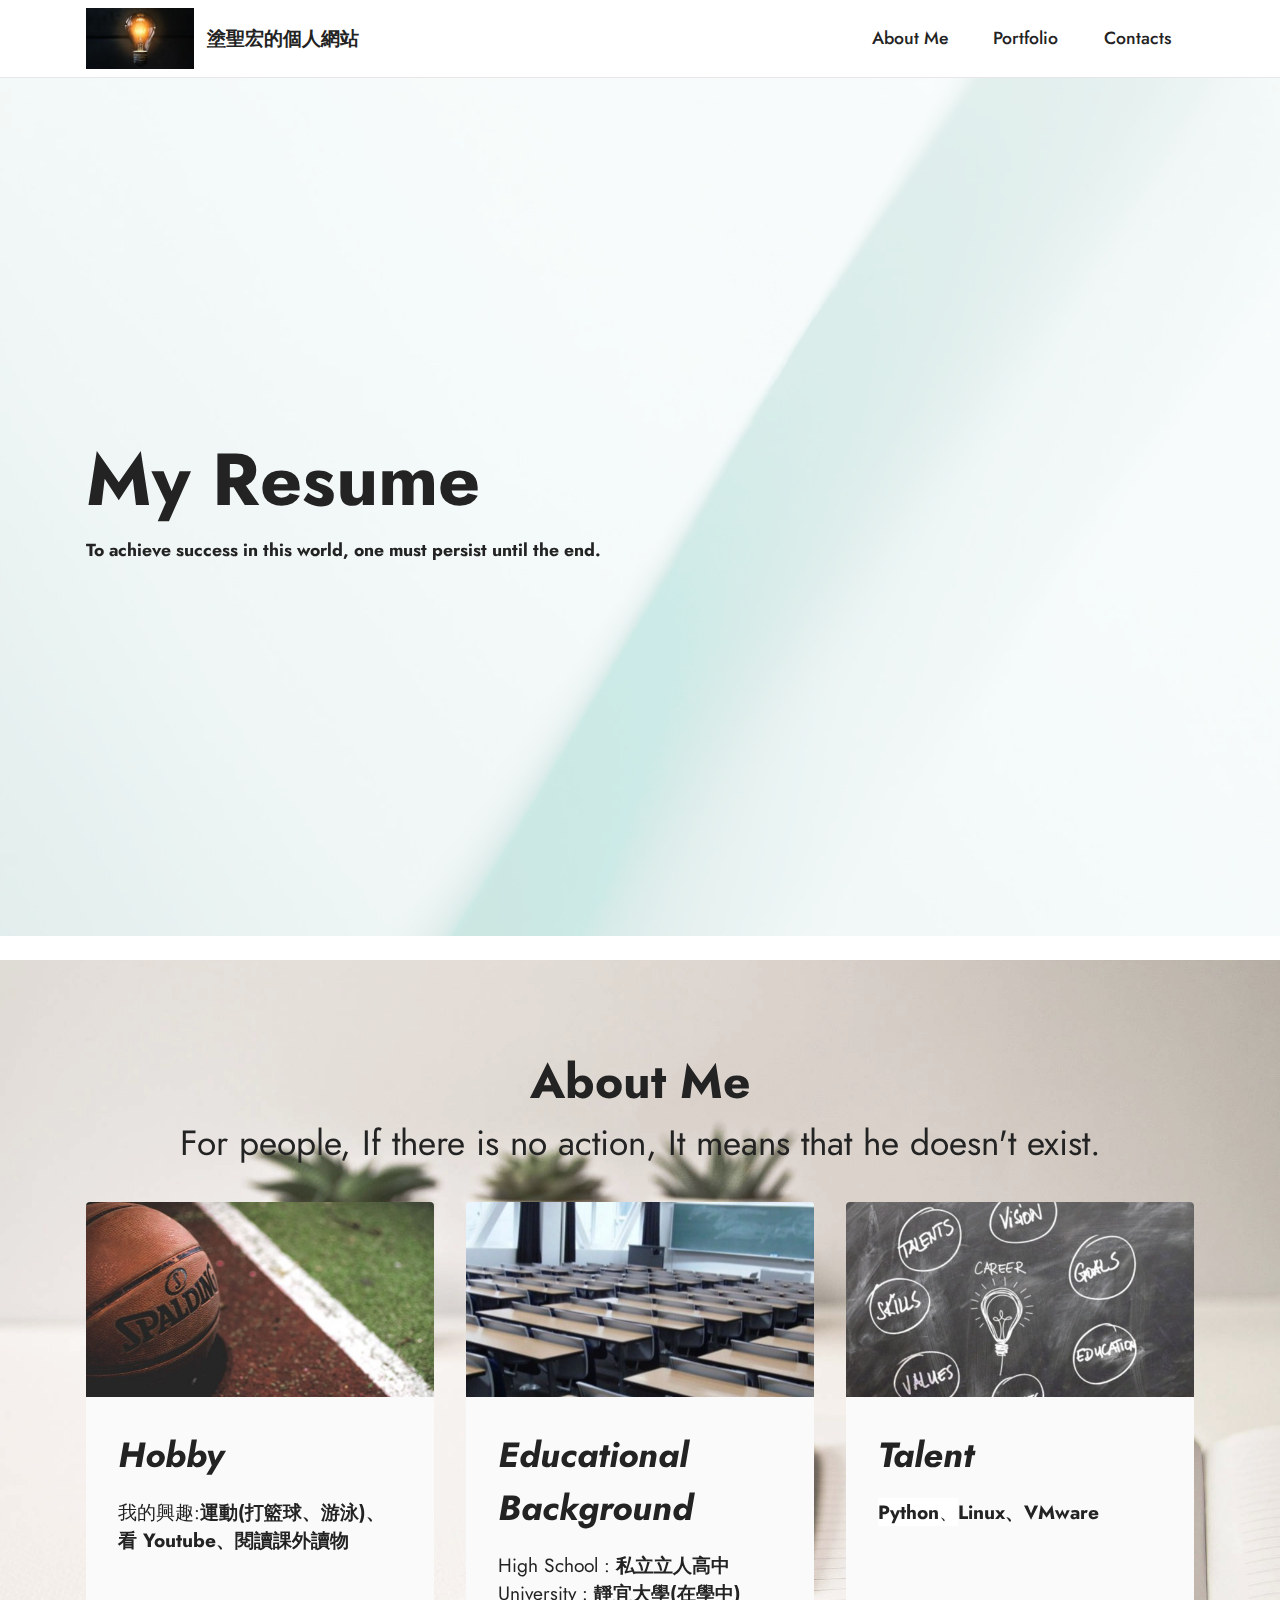
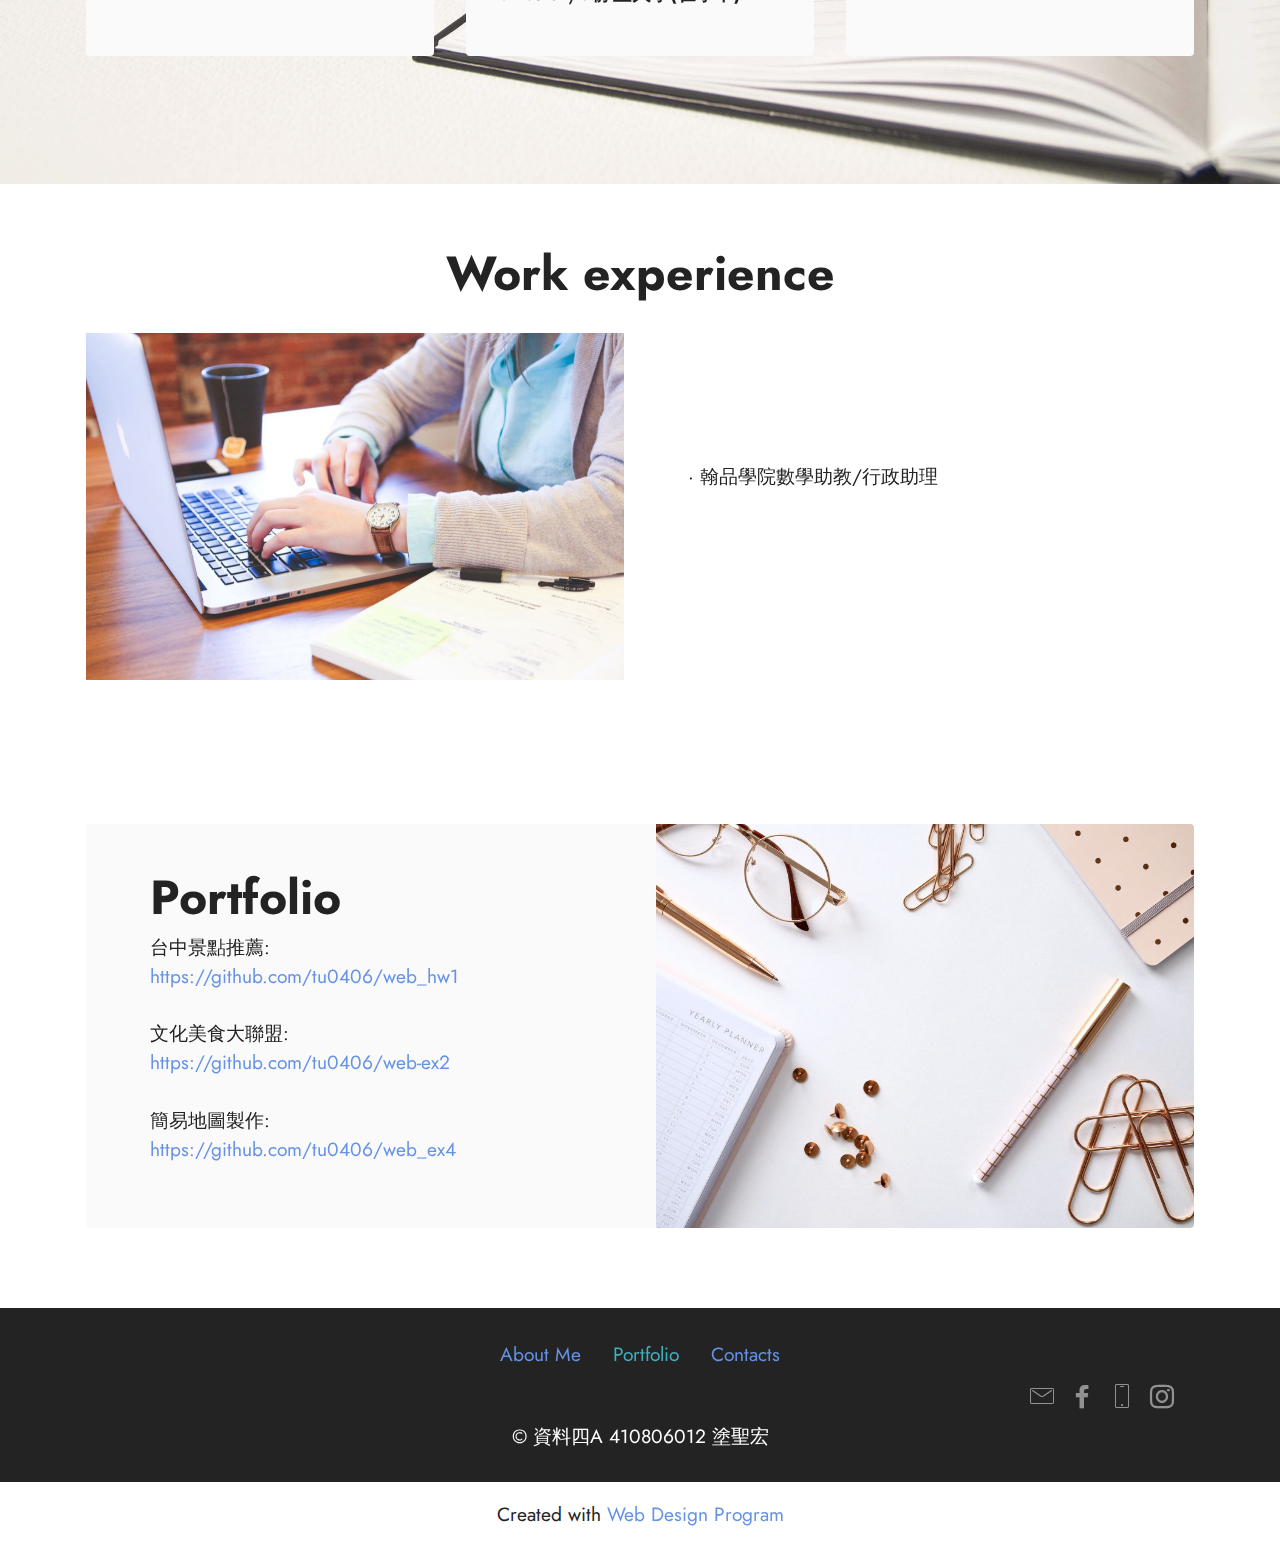
<file: index.html>
<!DOCTYPE html>
<html  >
<head>
  <!-- Site made with Mobirise Website Builder v5.8.4, https://mobirise.com -->
  <meta charset="UTF-8">
  <meta http-equiv="X-UA-Compatible" content="IE=edge">
  <meta name="generator" content="Mobirise v5.8.4, mobirise.com">
  <meta name="viewport" content="width=device-width, initial-scale=1, minimum-scale=1">
  <link rel="shortcut icon" href="assets/images/mbr-121x68.jpg" type="image/x-icon">
  <meta name="description" content="">
  
  
  <title>塗聖宏的個人網站</title>
  <link rel="stylesheet" href="assets/web/assets/mobirise-icons/mobirise-icons.css">
  <link rel="stylesheet" href="assets/bootstrap/css/bootstrap.min.css">
  <link rel="stylesheet" href="assets/bootstrap/css/bootstrap-grid.min.css">
  <link rel="stylesheet" href="assets/bootstrap/css/bootstrap-reboot.min.css">
  <link rel="stylesheet" href="assets/parallax/jarallax.css">
  <link rel="stylesheet" href="assets/dropdown/css/style.css">
  <link rel="stylesheet" href="assets/socicon/css/styles.css">
  <link rel="stylesheet" href="assets/theme/css/style.css">
  <link rel="preload" href="https://fonts.googleapis.com/css?family=Jost:100,200,300,400,500,600,700,800,900,100i,200i,300i,400i,500i,600i,700i,800i,900i&display=swap" as="style" onload="this.onload=null;this.rel='stylesheet'">
  <noscript><link rel="stylesheet" href="https://fonts.googleapis.com/css?family=Jost:100,200,300,400,500,600,700,800,900,100i,200i,300i,400i,500i,600i,700i,800i,900i&display=swap"></noscript>
  <link rel="preload" as="style" href="assets/mobirise/css/mbr-additional.css"><link rel="stylesheet" href="assets/mobirise/css/mbr-additional.css" type="text/css">

  
  
  
</head>
<body>
  
  <section data-bs-version="5.1" class="menu cid-s48OLK6784" once="menu" id="menu1-k">
    
    <nav class="navbar navbar-dropdown navbar-fixed-top navbar-expand-lg">
        <div class="container">
            <div class="navbar-brand">
                <span class="navbar-logo">
                    <a href="https://mobiri.se">
                        <img src="assets/images/mbr-121x68.jpg" alt="Mobirise Website Builder" style="height: 3.8rem;">
                    </a>
                </span>
                <span class="navbar-caption-wrap"><a class="navbar-caption text-black display-7" href="https://mobiri.se">塗聖宏的個人網站</a></span>
            </div>
            <button class="navbar-toggler" type="button" data-toggle="collapse" data-bs-toggle="collapse" data-target="#navbarSupportedContent" data-bs-target="#navbarSupportedContent" aria-controls="navbarNavAltMarkup" aria-expanded="false" aria-label="Toggle navigation">
                <div class="hamburger">
                    <span></span>
                    <span></span>
                    <span></span>
                    <span></span>
                </div>
            </button>
            <div class="collapse navbar-collapse" id="navbarSupportedContent">
                <ul class="navbar-nav nav-dropdown nav-right" data-app-modern-menu="true"><li class="nav-item"><a class="nav-link link text-black text-primary display-4" href="page1.html#features3-p">About Me</a></li><li class="nav-item"><a class="nav-link link text-black text-primary display-4" href="page1.html#testimonials1-t">Portfolio</a></li>
                    <li class="nav-item"><a class="nav-link link text-black text-primary display-4" href="page1.html#features7-u">
                            Contacts</a></li></ul>
                
                
            </div>
        </div>
    </nav>

</section>

<section data-bs-version="5.1" class="header2 cid-tzI9MiAviP mbr-fullscreen mbr-parallax-background" id="header2-o">

    

    
    <div class="mbr-overlay" style="opacity: 0.8; background-color: rgb(255, 255, 255);"></div>

    <div class="container">
        <div class="row">
            <div class="col-12 col-lg-7">
                <h1 class="mbr-section-title mbr-fonts-style mb-3 display-1"><strong>My Resume</strong></h1>
                
                <p class="mbr-text mbr-fonts-style display-4"><strong>To achieve success in this world, one must persist until the end.</strong></p>
                
            </div>
        </div>
    </div>
</section>

<section data-bs-version="5.1" class="features3 cid-tzI9XdpwxS" id="features3-p">
    
    <div class="mbr-overlay"></div>
    <div class="container">
        <div class="mbr-section-head">
            <h4 class="mbr-section-title mbr-fonts-style align-center mb-0 display-2"><strong>About Me</strong></h4>
            <h5 class="mbr-section-subtitle mbr-fonts-style align-center mb-0 mt-2 display-5">For people, If there is no action, It means that he doesn't exist.</h5>
        </div>
        <div class="row mt-4">
            <div class="item features-image сol-12 col-md-6 col-lg-4">
                <div class="item-wrapper">
                    <div class="item-img">
                        <img src="assets/images/mbr-695x460.jpeg" alt="Mobirise Website Builder">
                    </div>
                    <div class="item-content">
                        <h5 class="item-title mbr-fonts-style display-5"><strong><em>Hobby</em></strong></h5>
                        
                        <p class="mbr-text mbr-fonts-style mt-3 display-7">我的興趣:<strong>運動(打籃球、游泳)、看 Youtube、閱讀課外讀物</strong></p>
                    </div>
                    
                </div>
            </div>
            <div class="item features-image сol-12 col-md-6 col-lg-4">
                <div class="item-wrapper">
                    <div class="item-img">
                        <img src="assets/images/mbr-1-695x521.jpeg" alt="Mobirise Website Builder">
                    </div>
                    <div class="item-content">
                        <h5 class="item-title mbr-fonts-style display-5"><strong><em>Educational Background</em></strong></h5>
                        
                        <p class="mbr-text mbr-fonts-style mt-3 display-7">High School : <strong>私立立人高中</strong><br>University :<strong> 靜宜大學(在學中)</strong></p>
                    </div>
                    
                </div>
            </div>
            <div class="item features-image сol-12 col-md-6 col-lg-4">
                <div class="item-wrapper">
                    <div class="item-img">
                        <img src="assets/images/mbr-695x463.jpeg" alt="Mobirise Website Builder">
                    </div>
                    <div class="item-content">
                        <h5 class="item-title mbr-fonts-style display-5"><strong><em>Talent</em></strong></h5>
                        
                        <p class="mbr-text mbr-fonts-style mt-3 display-7"><strong><span style="background-color: rgb(255, 255, 255);"><b>Python</b>、</span>Linux、VMware</strong><br></p>
                    </div>
                    
                </div>
            </div>
        </div>
    </div>
</section>

<section data-bs-version="5.1" class="testimonials1 cid-tzIeQYLoTP mbr-parallax-background" id="testimonials1-t">
    

    
    <div class="mbr-overlay" style="opacity: 0; background-color: rgb(255, 255, 255);">
    </div>
    <div class="container">
        <h3 class="mbr-section-title mbr-fonts-style align-center mb-4 display-2"><strong>Work experience</strong></h3>
        <div class="row align-items-center">
            <div class="col-12 col-md-6">
                <div class="image-wrapper">
                    <img src="assets/images/mbr-1076x717.jpeg" alt="Mobirise Website Builder">
                </div>
            </div>
            <div class="col-12 col-md">
                <div class="text-wrapper">
                    <p class="mbr-text mbr-fonts-style mb-4 display-7">· 翰品學院數學助教/行政助理<br><br></p>
                    
                    
                </div>
            </div>
        </div>
    </div>
</section>

<section data-bs-version="5.1" class="features6 cid-tzIkGFglw5 mbr-parallax-background" id="features7-u">
    <!---->
    

    
    <div class="mbr-overlay" style="opacity: 0.5; background-color: rgb(255, 255, 255);">
    </div>
    <div class="container">
        <div class="card-wrapper">
            <div class="row align-items-center flex-row-reverse">
                <div class="col-12 col-lg-6">
                    <div class="image-wrapper">
                        <img src="assets/images/mbr-886x665.jpg" alt="Mobirise Website Builder">
                    </div>
                </div>
                <div class="col-12 col-lg">
                    <div class="text-box">
                        <h5 class="mbr-title mbr-fonts-style display-2">
                            <strong>Portfolio</strong>
                        </h5>
                        <p class="mbr-text mbr-fonts-style display-7">台中景點推薦:<br><a href="https://github.com/tu0406/web_hw1" class="text-primary" target="_blank">https://github.com/tu0406/web_hw1</a><br><a href="https://github.com/tu0406/web_hw1" class="text-primary"><br></a>文化美食大聯盟:<br><a href="https://github.com/tu0406/web-ex2" class="text-primary" target="_blank">https://github.com/tu0406/web-ex2</a><br><br>簡易地圖製作:<a href="https://github.com/tu0406/web-ex2" class="text-primary" target="_blank"><br></a><a href="https://github.com/tu0406/web_ex4" class="text-primary" target="_blank">https://github.com/tu0406/web_ex4</a><br></p>
                        
                        
                    </div>
                </div>
            </div>
        </div>
    </div>
</section>

<section data-bs-version="5.1" class="footer3 cid-s48P1Icc8J" once="footers" id="footer3-l">

    

    

    <div class="container">
        <div class="media-container-row align-center mbr-white">
            <div class="row row-links">
                <ul class="foot-menu">
                    
                    
                    
                    
                    
                <li class="foot-menu-item mbr-fonts-style display-7"><a href="page1.html#features3-p" class="text-primary">About Me</a></li><li class="foot-menu-item mbr-fonts-style display-7"><a href="page1.html#testimonials1-t" class="text-success text-primary">Portfolio</a></li><li class="foot-menu-item mbr-fonts-style display-7"><a href="page1.html#features7-u" class="text-primary">Contacts</a></li></ul>
            </div>
            <div class="row social-row">
                <div class="social-list align-right pb-2">
                    
                    
                    
                    
                    
                    
                <div class="soc-item">
                        <a href="mailto:tudavid0406@gmail.com">
                            <span class="mbr-iconfont mbr-iconfont-social mbri-letter"></span>
                        </a>
                    </div><div class="soc-item">
                        <a href="https://www.facebook.com/profile.php?id=100003608889435" target="_blank">
                            <span class="mbr-iconfont mbr-iconfont-social socicon-facebook socicon"></span>
                        </a>
                    </div><div class="soc-item">
                        <a href="tel:0905027182">
                            <span class="mbr-iconfont mbr-iconfont-social mbri-mobile"></span>
                        </a>
                    </div><div class="soc-item">
                        <a href="https://www.instagram.com/hung_0.4.0.6/" target="_blank">
                            <span class="mbr-iconfont mbr-iconfont-social socicon-instagram socicon"></span>
                        </a>
                    </div></div>
            </div>
            <div class="row row-copirayt">
                <p class="mbr-text mb-0 mbr-fonts-style mbr-white align-center display-7">
                    © 資料四A 410806012 塗聖宏</p>
            </div>
        </div>
    </div>
</section><section class="display-7" style="padding: 0;align-items: center;justify-content: center;flex-wrap: wrap;    align-content: center;display: flex;position: relative;height: 4rem;"><a href="https://mobiri.se/2974933" style="flex: 1 1;height: 4rem;position: absolute;width: 100%;z-index: 1;"><img alt="" style="height: 4rem;" src="[data-uri]"></a><p style="margin: 0;text-align: center;" class="display-7">Created with &#8204;</p><a style="z-index:1" href="https://mobirise.com/builder/web-design-program.html">Web Design Program</a></section><script src="assets/bootstrap/js/bootstrap.bundle.min.js"></script>  <script src="assets/parallax/jarallax.js"></script>  <script src="assets/smoothscroll/smooth-scroll.js"></script>  <script src="assets/ytplayer/index.js"></script>  <script src="assets/dropdown/js/navbar-dropdown.js"></script>  <script src="assets/theme/js/script.js"></script>  
  
  
</body>
</html>
</file>
<file: assets/web/assets/mobirise-icons/mobirise-icons.css>
@font-face {
  font-family: 'MobiriseIcons';
  src:  url('mobirise-icons.eot?spat4u');
  src:  url('mobirise-icons.eot?spat4u#iefix') format('embedded-opentype'),
    url('mobirise-icons.ttf?spat4u') format('truetype'),
    url('mobirise-icons.woff?spat4u') format('woff'),
    url('mobirise-icons.svg?spat4u#MobiriseIcons') format('svg');
  font-weight: normal;
  font-style: normal;
  font-display: swap;
}

[class^="mbri-"], [class*=" mbri-"] {
  /* use !important to prevent issues with browser extensions that change fonts */
  font-family: MobiriseIcons !important;
  speak: none;
  font-style: normal;
  font-weight: normal;
  font-variant: normal;
  text-transform: none;
  line-height: 1;

  /* Better Font Rendering =========== */
  -webkit-font-smoothing: antialiased;
  -moz-osx-font-smoothing: grayscale;
}

.mbri-add-submenu:before {
  content: "\e900";
}
.mbri-alert:before {
  content: "\e901";
}
.mbri-align-center:before {
  content: "\e902";
}
.mbri-align-justify:before {
  content: "\e903";
}
.mbri-align-left:before {
  content: "\e904";
}
.mbri-align-right:before {
  content: "\e905";
}
.mbri-android:before {
  content: "\e906";
}
.mbri-apple:before {
  content: "\e907";
}
.mbri-arrow-down:before {
  content: "\e908";
}
.mbri-arrow-next:before {
  content: "\e909";
}
.mbri-arrow-prev:before {
  content: "\e90a";
}
.mbri-arrow-up:before {
  content: "\e90b";
}
.mbri-bold:before {
  content: "\e90c";
}
.mbri-bookmark:before {
  content: "\e90d";
}
.mbri-bootstrap:before {
  content: "\e90e";
}
.mbri-briefcase:before {
  content: "\e90f";
}
.mbri-browse:before {
  content: "\e910";
}
.mbri-bulleted-list:before {
  content: "\e911";
}
.mbri-calendar:before {
  content: "\e912";
}
.mbri-camera:before {
  content: "\e913";
}
.mbri-cart-add:before {
  content: "\e914";
}
.mbri-cart-full:before {
  content: "\e915";
}
.mbri-cash:before {
  content: "\e916";
}
.mbri-change-style:before {
  content: "\e917";
}
.mbri-chat:before {
  content: "\e918";
}
.mbri-clock:before {
  content: "\e919";
}
.mbri-close:before {
  content: "\e91a";
}
.mbri-cloud:before {
  content: "\e91b";
}
.mbri-code:before {
  content: "\e91c";
}
.mbri-contact-form:before {
  content: "\e91d";
}
.mbri-credit-card:before {
  content: "\e91e";
}
.mbri-cursor-click:before {
  content: "\e91f";
}
.mbri-cust-feedback:before {
  content: "\e920";
}
.mbri-database:before {
  content: "\e921";
}
.mbri-delivery:before {
  content: "\e922";
}
.mbri-desktop:before {
  content: "\e923";
}
.mbri-devices:before {
  content: "\e924";
}
.mbri-down:before {
  content: "\e925";
}
.mbri-download:before {
  content: "\e989";
}
.mbri-drag-n-drop:before {
  content: "\e927";
}
.mbri-drag-n-drop2:before {
  content: "\e928";
}
.mbri-edit:before {
  content: "\e929";
}
.mbri-edit2:before {
  content: "\e92a";
}
.mbri-error:before {
  content: "\e92b";
}
.mbri-extension:before {
  content: "\e92c";
}
.mbri-features:before {
  content: "\e92d";
}
.mbri-file:before {
  content: "\e92e";
}
.mbri-flag:before {
  content: "\e92f";
}
.mbri-folder:before {
  content: "\e930";
}
.mbri-gift:before {
  content: "\e931";
}
.mbri-github:before {
  content: "\e932";
}
.mbri-globe:before {
  content: "\e933";
}
.mbri-globe-2:before {
  content: "\e934";
}
.mbri-growing-chart:before {
  content: "\e935";
}
.mbri-hearth:before {
  content: "\e936";
}
.mbri-help:before {
  content: "\e937";
}
.mbri-home:before {
  content: "\e938";
}
.mbri-hot-cup:before {
  content: "\e939";
}
.mbri-idea:before {
  content: "\e93a";
}
.mbri-image-gallery:before {
  content: "\e93b";
}
.mbri-image-slider:before {
  content: "\e93c";
}
.mbri-info:before {
  content: "\e93d";
}
.mbri-italic:before {
  content: "\e93e";
}
.mbri-key:before {
  content: "\e93f";
}
.mbri-laptop:before {
  content: "\e940";
}
.mbri-layers:before {
  content: "\e941";
}
.mbri-left-right:before {
  content: "\e942";
}
.mbri-left:before {
  content: "\e943";
}
.mbri-letter:before {
  content: "\e944";
}
.mbri-like:before {
  content: "\e945";
}
.mbri-link:before {
  content: "\e946";
}
.mbri-lock:before {
  content: "\e947";
}
.mbri-login:before {
  content: "\e948";
}
.mbri-logout:before {
  content: "\e949";
}
.mbri-magic-stick:before {
  content: "\e94a";
}
.mbri-map-pin:before {
  content: "\e94b";
}
.mbri-menu:before {
  content: "\e94c";
}
.mbri-mobile:before {
  content: "\e94d";
}
.mbri-mobile2:before {
  content: "\e94e";
}
.mbri-mobirise:before {
  content: "\e94f";
}
.mbri-more-horizontal:before {
  content: "\e950";
}
.mbri-more-vertical:before {
  content: "\e951";
}
.mbri-music:before {
  content: "\e952";
}
.mbri-new-file:before {
  content: "\e953";
}
.mbri-numbered-list:before {
  content: "\e954";
}
.mbri-opened-folder:before {
  content: "\e955";
}
.mbri-pages:before {
  content: "\e956";
}
.mbri-paper-plane:before {
  content: "\e957";
}
.mbri-paperclip:before {
  content: "\e958";
}
.mbri-photo:before {
  content: "\e959";
}
.mbri-photos:before {
  content: "\e95a";
}
.mbri-pin:before {
  content: "\e95b";
}
.mbri-play:before {
  content: "\e95c";
}
.mbri-plus:before {
  content: "\e95d";
}
.mbri-preview:before {
  content: "\e95e";
}
.mbri-print:before {
  content: "\e95f";
}
.mbri-protect:before {
  content: "\e960";
}
.mbri-question:before {
  content: "\e961";
}
.mbri-quote-left:before {
  content: "\e962";
}
.mbri-quote-right:before {
  content: "\e963";
}
.mbri-refresh:before {
  content: "\e964";
}
.mbri-responsive:before {
  content: "\e965";
}
.mbri-right:before {
  content: "\e966";
}
.mbri-rocket:before {
  content: "\e967";
}
.mbri-sad-face:before {
  content: "\e968";
}
.mbri-sale:before {
  content: "\e969";
}
.mbri-save:before {
  content: "\e96a";
}
.mbri-search:before {
  content: "\e96b";
}
.mbri-setting:before {
  content: "\e96c";
}
.mbri-setting2:before {
  content: "\e96d";
}
.mbri-setting3:before {
  content: "\e96e";
}
.mbri-share:before {
  content: "\e96f";
}
.mbri-shopping-bag:before {
  content: "\e970";
}
.mbri-shopping-basket:before {
  content: "\e971";
}
.mbri-shopping-cart:before {
  content: "\e972";
}
.mbri-sites:before {
  content: "\e973";
}
.mbri-smile-face:before {
  content: "\e974";
}
.mbri-speed:before {
  content: "\e975";
}
.mbri-star:before {
  content: "\e976";
}
.mbri-success:before {
  content: "\e977";
}
.mbri-sun:before {
  content: "\e978";
}
.mbri-sun2:before {
  content: "\e979";
}
.mbri-tablet:before {
  content: "\e97a";
}
.mbri-tablet-vertical:before {
  content: "\e97b";
}
.mbri-target:before {
  content: "\e97c";
}
.mbri-timer:before {
  content: "\e97d";
}
.mbri-to-ftp:before {
  content: "\e97e";
}
.mbri-to-local-drive:before {
  content: "\e97f";
}
.mbri-touch-swipe:before {
  content: "\e980";
}
.mbri-touch:before {
  content: "\e981";
}
.mbri-trash:before {
  content: "\e982";
}
.mbri-underline:before {
  content: "\e983";
}
.mbri-unlink:before {
  content: "\e984";
}
.mbri-unlock:before {
  content: "\e985";
}
.mbri-up-down:before {
  content: "\e986";
}
.mbri-up:before {
  content: "\e987";
}
.mbri-update:before {
  content: "\e988";
}
.mbri-upload:before {
 content: "\e926"; 
}
.mbri-user:before {
  content: "\e98a";
}
.mbri-user2:before {
  content: "\e98b";
}
.mbri-users:before {
  content: "\e98c";
}
.mbri-video:before {
  content: "\e98d";
}
.mbri-video-play:before {
  content: "\e98e";
}
.mbri-watch:before {
  content: "\e98f";
}
.mbri-website-theme:before {
  content: "\e990";
}
.mbri-wifi:before {
  content: "\e991";
}
.mbri-windows:before {
  content: "\e992";
}
.mbri-zoom-out:before {
  content: "\e993";
}
.mbri-redo:before {
  content: "\e994";
}
.mbri-undo:before {
  content: "\e995";
}
</file>
<file: assets/parallax/jarallax.css>
.jarallax {
    position: relative;
    z-index: 0;
}
.jarallax > .jarallax-img {
    position: absolute;
    object-fit: cover;
    /* support for plugin https://github.com/bfred-it/object-fit-images */
    font-family: 'object-fit: cover;';
    top: 0;
    left: 0;
    width: 100%;
    height: 100%;
    z-index: -1;
}
</file>
<file: assets/dropdown/css/style.css>
.navbar-dropdown {
  left: 0;
  padding: 0;
  position: absolute;
  right: 0;
  top: 0;
  transition: all 0.45s ease;
  z-index: 1030;
  background: #282828; }
  .navbar-dropdown .navbar-logo {
    margin-right: 0.8rem;
    transition: margin 0.3s ease-in-out;
    vertical-align: middle; }
    .navbar-dropdown .navbar-logo img {
      height: 3.125rem;
      transition: all 0.3s ease-in-out; }
    .navbar-dropdown .navbar-logo.mbr-iconfont {
      font-size: 3.125rem;
      line-height: 3.125rem; }
  .navbar-dropdown .navbar-caption {
    font-weight: 700;
    white-space: normal;
    vertical-align: -4px;
    line-height: 3.125rem !important; }
    .navbar-dropdown .navbar-caption, .navbar-dropdown .navbar-caption:hover {
      color: inherit;
      text-decoration: none; }
  .navbar-dropdown .mbr-iconfont + .navbar-caption {
    vertical-align: -1px; }
  .navbar-dropdown.navbar-fixed-top {
    position: fixed; }
  .navbar-dropdown .navbar-brand span {
    vertical-align: -4px; }
  .navbar-dropdown.bg-color.transparent {
    background: none; }
  .navbar-dropdown.navbar-short .navbar-brand {
    padding: 0.625rem 0; }
    .navbar-dropdown.navbar-short .navbar-brand span {
      vertical-align: -1px; }
  .navbar-dropdown.navbar-short .navbar-caption {
    line-height: 2.375rem !important;
    vertical-align: -2px; }
  .navbar-dropdown.navbar-short .navbar-logo {
    margin-right: 0.5rem; }
    .navbar-dropdown.navbar-short .navbar-logo img {
      height: 2.375rem; }
    .navbar-dropdown.navbar-short .navbar-logo.mbr-iconfont {
      font-size: 2.375rem;
      line-height: 2.375rem; }
  .navbar-dropdown.navbar-short .mbr-table-cell {
    height: 3.625rem; }
  .navbar-dropdown .navbar-close {
    left: 0.6875rem;
    position: fixed;
    top: 0.75rem;
    z-index: 1000; }
  .navbar-dropdown .hamburger-icon {
    content: "";
    display: inline-block;
    vertical-align: middle;
    width: 16px;
    -webkit-box-shadow: 0 -6px 0 1px #282828,0 0 0 1px #282828,0 6px 0 1px #282828;
    -moz-box-shadow: 0 -6px 0 1px #282828,0 0 0 1px #282828,0 6px 0 1px #282828;
    box-shadow: 0 -6px 0 1px #282828,0 0 0 1px #282828,0 6px 0 1px #282828; }

.dropdown-menu .dropdown-toggle[data-toggle="dropdown-submenu"]::after {
  border-bottom: 0.35em solid transparent;
  border-left: 0.35em solid;
  border-right: 0;
  border-top: 0.35em solid transparent;
  margin-left: 0.3rem; }

.dropdown-menu .dropdown-item:focus {
  outline: 0; }

.nav-dropdown {
  font-size: 0.75rem;
  font-weight: 500;
  height: auto !important; }
  .nav-dropdown .nav-btn {
    padding-left: 1rem; }
  .nav-dropdown .link {
    margin: .667em 1.667em;
    font-weight: 500;
    padding: 0;
    transition: color .2s ease-in-out; }
    .nav-dropdown .link.dropdown-toggle {
      margin-right: 2.583em; }
      .nav-dropdown .link.dropdown-toggle::after {
        margin-left: .25rem;
        border-top: 0.35em solid;
        border-right: 0.35em solid transparent;
        border-left: 0.35em solid transparent;
        border-bottom: 0; }
      .nav-dropdown .link.dropdown-toggle[aria-expanded="true"] {
        margin: 0;
        padding: 0.667em 3.263em  0.667em 1.667em; }
  .nav-dropdown .link::after,
  .nav-dropdown .dropdown-item::after {
    color: inherit; }
  .nav-dropdown .btn {
    font-size: 0.75rem;
    font-weight: 700;
    letter-spacing: 0;
    margin-bottom: 0;
    padding-left: 1.25rem;
    padding-right: 1.25rem; }
  .nav-dropdown .dropdown-menu {
    border-radius: 0;
    border: 0;
    left: 0;
    margin: 0;
    padding-bottom: 1.25rem;
    padding-top: 1.25rem;
    position: relative; }
  .nav-dropdown .dropdown-submenu {
    margin-left: 0.125rem;
    top: 0; }
  .nav-dropdown .dropdown-item {
    font-weight: 500;
    line-height: 2;
    padding: 0.3846em 4.615em 0.3846em 1.5385em;
    position: relative;
    transition: color .2s ease-in-out, background-color .2s ease-in-out; }
    .nav-dropdown .dropdown-item::after {
      margin-top: -0.3077em;
      position: absolute;
      right: 1.1538em;
      top: 50%; }
    .nav-dropdown .dropdown-item:focus, .nav-dropdown .dropdown-item:hover {
      background: none; }

@media (max-width: 767px) {
  .nav-dropdown.navbar-toggleable-sm {
    bottom: 0;
    display: none;
    left: 0;
    overflow-x: hidden;
    position: fixed;
    top: 0;
    transform: translateX(-100%);
    -ms-transform: translateX(-100%);
    -webkit-transform: translateX(-100%);
    width: 18.75rem;
    z-index: 999; } }
.nav-dropdown.navbar-toggleable-xl {
  bottom: 0;
  display: none;
  left: 0;
  overflow-x: hidden;
  position: fixed;
  top: 0;
  transform: translateX(-100%);
  -ms-transform: translateX(-100%);
  -webkit-transform: translateX(-100%);
  width: 18.75rem;
  z-index: 999; }

.nav-dropdown-sm {
  display: block !important;
  overflow-x: hidden;
  overflow: auto;
  padding-top: 3.875rem; }
  .nav-dropdown-sm::after {
    content: "";
    display: block;
    height: 3rem;
    width: 100%; }
  .nav-dropdown-sm.collapse.in ~ .navbar-close {
    display: block !important; }
  .nav-dropdown-sm.collapsing, .nav-dropdown-sm.collapse.in {
    transform: translateX(0);
    -ms-transform: translateX(0);
    -webkit-transform: translateX(0);
    transition: all 0.25s ease-out;
    -webkit-transition: all 0.25s ease-out;
    background: #282828; }
  .nav-dropdown-sm.collapsing[aria-expanded="false"] {
    transform: translateX(-100%);
    -ms-transform: translateX(-100%);
    -webkit-transform: translateX(-100%); }
  .nav-dropdown-sm .nav-item {
    display: block;
    margin-left: 0 !important;
    padding-left: 0; }
  .nav-dropdown-sm .link,
  .nav-dropdown-sm .dropdown-item {
    border-top: 1px dotted rgba(255, 255, 255, 0.1);
    font-size: 0.8125rem;
    line-height: 1.6;
    margin: 0 !important;
    padding: 0.875rem 2.4rem 0.875rem 1.5625rem !important;
    position: relative;
    white-space: normal; }
    .nav-dropdown-sm .link:focus, .nav-dropdown-sm .link:hover,
    .nav-dropdown-sm .dropdown-item:focus,
    .nav-dropdown-sm .dropdown-item:hover {
      background: rgba(0, 0, 0, 0.2) !important;
      color: #c0a375; }
  .nav-dropdown-sm .nav-btn {
    position: relative;
    padding: 1.5625rem 1.5625rem 0 1.5625rem; }
    .nav-dropdown-sm .nav-btn::before {
      border-top: 1px dotted rgba(255, 255, 255, 0.1);
      content: "";
      left: 0;
      position: absolute;
      top: 0;
      width: 100%; }
    .nav-dropdown-sm .nav-btn + .nav-btn {
      padding-top: 0.625rem; }
      .nav-dropdown-sm .nav-btn + .nav-btn::before {
        display: none; }
  .nav-dropdown-sm .btn {
    padding: 0.625rem 0; }
  .nav-dropdown-sm .dropdown-toggle[data-toggle="dropdown-submenu"]::after {
    margin-left: .25rem;
    border-top: 0.35em solid;
    border-right: 0.35em solid transparent;
    border-left: 0.35em solid transparent;
    border-bottom: 0; }
  .nav-dropdown-sm .dropdown-toggle[data-toggle="dropdown-submenu"][aria-expanded="true"]::after {
    border-top: 0;
    border-right: 0.35em solid transparent;
    border-left: 0.35em solid transparent;
    border-bottom: 0.35em solid; }
  .nav-dropdown-sm .dropdown-menu {
    margin: 0;
    padding: 0;
    position: relative;
    top: 0;
    left: 0;
    width: 100%;
    border: 0;
    float: none;
    border-radius: 0;
    background: none; }
  .nav-dropdown-sm .dropdown-submenu {
    left: 100%;
    margin-left: 0.125rem;
    margin-top: -1.25rem;
    top: 0; }

.navbar-toggleable-sm .nav-dropdown .dropdown-menu {
  position: absolute; }

.navbar-toggleable-sm .nav-dropdown .dropdown-submenu {
  left: 100%;
  margin-left: 0.125rem;
  margin-top: -1.25rem;
  top: 0; }

.navbar-toggleable-sm.opened .nav-dropdown .dropdown-menu {
  position: relative; }

.navbar-toggleable-sm.opened .nav-dropdown .dropdown-submenu {
  left: 0;
  margin-left: 00rem;
  margin-top: 0rem;
  top: 0; }

.is-builder .nav-dropdown.collapsing {
  transition: none !important; }
</file>
<file: assets/socicon/css/styles.css>
@charset "UTF-8";

@font-face {
  font-family: 'Socicon';
  src:  url('../fonts/socicon.eot');
  src:  url('../fonts/socicon.eot?#iefix') format('embedded-opentype'),
    url('../fonts/socicon.woff2') format('woff2'),
    url('../fonts/socicon.ttf') format('truetype'),
    url('../fonts/socicon.woff') format('woff'),
    url('../fonts/socicon.svg#socicon') format('svg');
  font-weight: normal;
  font-style: normal;
  font-display: swap;
}

[data-icon]:before {
  font-family: "socicon" !important;
  content: attr(data-icon);
  font-style: normal !important;
  font-weight: normal !important;
  font-variant: normal !important;
  text-transform: none !important;
  speak: none;
  line-height: 1;
  -webkit-font-smoothing: antialiased;
  -moz-osx-font-smoothing: grayscale;
}

[class^="socicon-"], [class*=" socicon-"] {
  /* use !important to prevent issues with browser extensions that change fonts */
  font-family: 'Socicon' !important;
  speak: none;
  font-style: normal;
  font-weight: normal;
  font-variant: normal;
  text-transform: none;
  line-height: 1;

  /* Better Font Rendering =========== */
  -webkit-font-smoothing: antialiased;
  -moz-osx-font-smoothing: grayscale;
}

.socicon-eitaa:before {
  content: "\e97c";
}
.socicon-soroush:before {
  content: "\e97d";
}
.socicon-bale:before {
  content: "\e97e";
}
.socicon-zazzle:before {
  content: "\e97b";
}
.socicon-society6:before {
  content: "\e97a";
}
.socicon-redbubble:before {
  content: "\e979";
}
.socicon-avvo:before {
  content: "\e978";
}
.socicon-stitcher:before {
  content: "\e977";
}
.socicon-googlehangouts:before {
  content: "\e974";
}
.socicon-dlive:before {
  content: "\e975";
}
.socicon-vsco:before {
  content: "\e976";
}
.socicon-flipboard:before {
  content: "\e973";
}
.socicon-ubuntu:before {
  content: "\e958";
}
.socicon-artstation:before {
  content: "\e959";
}
.socicon-invision:before {
  content: "\e95a";
}
.socicon-torial:before {
  content: "\e95b";
}
.socicon-collectorz:before {
  content: "\e95c";
}
.socicon-seenthis:before {
  content: "\e95d";
}
.socicon-googleplaymusic:before {
  content: "\e95e";
}
.socicon-debian:before {
  content: "\e95f";
}
.socicon-filmfreeway:before {
  content: "\e960";
}
.socicon-gnome:before {
  content: "\e961";
}
.socicon-itchio:before {
  content: "\e962";
}
.socicon-jamendo:before {
  content: "\e963";
}
.socicon-mix:before {
  content: "\e964";
}
.socicon-sharepoint:before {
  content: "\e965";
}
.socicon-tinder:before {
  content: "\e966";
}
.socicon-windguru:before {
  content: "\e967";
}
.socicon-cdbaby:before {
  content: "\e968";
}
.socicon-elementaryos:before {
  content: "\e969";
}
.socicon-stage32:before {
  content: "\e96a";
}
.socicon-tiktok:before {
  content: "\e96b";
}
.socicon-gitter:before {
  content: "\e96c";
}
.socicon-letterboxd:before {
  content: "\e96d";
}
.socicon-threema:before {
  content: "\e96e";
}
.socicon-splice:before {
  content: "\e96f";
}
.socicon-metapop:before {
  content: "\e970";
}
.socicon-naver:before {
  content: "\e971";
}
.socicon-remote:before {
  content: "\e972";
}
.socicon-internet:before {
  content: "\e957";
}
.socicon-moddb:before {
  content: "\e94b";
}
.socicon-indiedb:before {
  content: "\e94c";
}
.socicon-traxsource:before {
  content: "\e94d";
}
.socicon-gamefor:before {
  content: "\e94e";
}
.socicon-pixiv:before {
  content: "\e94f";
}
.socicon-myanimelist:before {
  content: "\e950";
}
.socicon-blackberry:before {
  content: "\e951";
}
.socicon-wickr:before {
  content: "\e952";
}
.socicon-spip:before {
  content: "\e953";
}
.socicon-napster:before {
  content: "\e954";
}
.socicon-beatport:before {
  content: "\e955";
}
.socicon-hackerone:before {
  content: "\e956";
}
.socicon-hackernews:before {
  content: "\e946";
}
.socicon-smashwords:before {
  content: "\e947";
}
.socicon-kobo:before {
  content: "\e948";
}
.socicon-bookbub:before {
  content: "\e949";
}
.socicon-mailru:before {
  content: "\e94a";
}
.socicon-gitlab:before {
  content: "\e945";
}
.socicon-instructables:before {
  content: "\e944";
}
.socicon-portfolio:before {
  content: "\e943";
}
.socicon-codered:before {
  content: "\e940";
}
.socicon-origin:before {
  content: "\e941";
}
.socicon-nextdoor:before {
  content: "\e942";
}
.socicon-udemy:before {
  content: "\e93f";
}
.socicon-livemaster:before {
  content: "\e93e";
}
.socicon-crunchbase:before {
  content: "\e93b";
}
.socicon-homefy:before {
  content: "\e93c";
}
.socicon-calendly:before {
  content: "\e93d";
}
.socicon-realtor:before {
  content: "\e90f";
}
.socicon-tidal:before {
  content: "\e910";
}
.socicon-qobuz:before {
  content: "\e911";
}
.socicon-natgeo:before {
  content: "\e912";
}
.socicon-mastodon:before {
  content: "\e913";
}
.socicon-unsplash:before {
  content: "\e914";
}
.socicon-homeadvisor:before {
  content: "\e915";
}
.socicon-angieslist:before {
  content: "\e916";
}
.socicon-codepen:before {
  content: "\e917";
}
.socicon-slack:before {
  content: "\e918";
}
.socicon-openaigym:before {
  content: "\e919";
}
.socicon-logmein:before {
  content: "\e91a";
}
.socicon-fiverr:before {
  content: "\e91b";
}
.socicon-gotomeeting:before {
  content: "\e91c";
}
.socicon-aliexpress:before {
  content: "\e91d";
}
.socicon-guru:before {
  content: "\e91e";
}
.socicon-appstore:before {
  content: "\e91f";
}
.socicon-homes:before {
  content: "\e920";
}
.socicon-zoom:before {
  content: "\e921";
}
.socicon-alibaba:before {
  content: "\e922";
}
.socicon-craigslist:before {
  content: "\e923";
}
.socicon-wix:before {
  content: "\e924";
}
.socicon-redfin:before {
  content: "\e925";
}
.socicon-googlecalendar:before {
  content: "\e926";
}
.socicon-shopify:before {
  content: "\e927";
}
.socicon-freelancer:before {
  content: "\e928";
}
.socicon-seedrs:before {
  content: "\e929";
}
.socicon-bing:before {
  content: "\e92a";
}
.socicon-doodle:before {
  content: "\e92b";
}
.socicon-bonanza:before {
  content: "\e92c";
}
.socicon-squarespace:before {
  content: "\e92d";
}
.socicon-toptal:before {
  content: "\e92e";
}
.socicon-gust:before {
  content: "\e92f";
}
.socicon-ask:before {
  content: "\e930";
}
.socicon-trulia:before {
  content: "\e931";
}
.socicon-loomly:before {
  content: "\e932";
}
.socicon-ghost:before {
  content: "\e933";
}
.socicon-upwork:before {
  content: "\e934";
}
.socicon-fundable:before {
  content: "\e935";
}
.socicon-booking:before {
  content: "\e936";
}
.socicon-googlemaps:before {
  content: "\e937";
}
.socicon-zillow:before {
  content: "\e938";
}
.socicon-niconico:before {
  content: "\e939";
}
.socicon-toneden:before {
  content: "\e93a";
}
.socicon-augment:before {
  content: "\e908";
}
.socicon-bitbucket:before {
  content: "\e909";
}
.socicon-fyuse:before {
  content: "\e90a";
}
.socicon-yt-gaming:before {
  content: "\e90b";
}
.socicon-sketchfab:before {
  content: "\e90c";
}
.socicon-mobcrush:before {
  content: "\e90d";
}
.socicon-microsoft:before {
  content: "\e90e";
}
.socicon-pandora:before {
  content: "\e907";
}
.socicon-messenger:before {
  content: "\e906";
}
.socicon-gamewisp:before {
  content: "\e905";
}
.socicon-bloglovin:before {
  content: "\e904";
}
.socicon-tunein:before {
  content: "\e903";
}
.socicon-gamejolt:before {
  content: "\e901";
}
.socicon-trello:before {
  content: "\e902";
}
.socicon-spreadshirt:before {
  content: "\e900";
}
.socicon-500px:before {
  content: "\e000";
}
.socicon-8tracks:before {
  content: "\e001";
}
.socicon-airbnb:before {
  content: "\e002";
}
.socicon-alliance:before {
  content: "\e003";
}
.socicon-amazon:before {
  content: "\e004";
}
.socicon-amplement:before {
  content: "\e005";
}
.socicon-android:before {
  content: "\e006";
}
.socicon-angellist:before {
  content: "\e007";
}
.socicon-apple:before {
  content: "\e008";
}
.socicon-appnet:before {
  content: "\e009";
}
.socicon-baidu:before {
  content: "\e00a";
}
.socicon-bandcamp:before {
  content: "\e00b";
}
.socicon-battlenet:before {
  content: "\e00c";
}
.socicon-mixer:before {
  content: "\e00d";
}
.socicon-bebee:before {
  content: "\e00e";
}
.socicon-bebo:before {
  content: "\e00f";
}
.socicon-behance:before {
  content: "\e010";
}
.socicon-blizzard:before {
  content: "\e011";
}
.socicon-blogger:before {
  content: "\e012";
}
.socicon-buffer:before {
  content: "\e013";
}
.socicon-chrome:before {
  content: "\e014";
}
.socicon-coderwall:before {
  content: "\e015";
}
.socicon-curse:before {
  content: "\e016";
}
.socicon-dailymotion:before {
  content: "\e017";
}
.socicon-deezer:before {
  content: "\e018";
}
.socicon-delicious:before {
  content: "\e019";
}
.socicon-deviantart:before {
  content: "\e01a";
}
.socicon-diablo:before {
  content: "\e01b";
}
.socicon-digg:before {
  content: "\e01c";
}
.socicon-discord:before {
  content: "\e01d";
}
.socicon-disqus:before {
  content: "\e01e";
}
.socicon-douban:before {
  content: "\e01f";
}
.socicon-draugiem:before {
  content: "\e020";
}
.socicon-dribbble:before {
  content: "\e021";
}
.socicon-drupal:before {
  content: "\e022";
}
.socicon-ebay:before {
  content: "\e023";
}
.socicon-ello:before {
  content: "\e024";
}
.socicon-endomodo:before {
  content: "\e025";
}
.socicon-envato:before {
  content: "\e026";
}
.socicon-etsy:before {
  content: "\e027";
}
.socicon-facebook:before {
  content: "\e028";
}
.socicon-feedburner:before {
  content: "\e029";
}
.socicon-filmweb:before {
  content: "\e02a";
}
.socicon-firefox:before {
  content: "\e02b";
}
.socicon-flattr:before {
  content: "\e02c";
}
.socicon-flickr:before {
  content: "\e02d";
}
.socicon-formulr:before {
  content: "\e02e";
}
.socicon-forrst:before {
  content: "\e02f";
}
.socicon-foursquare:before {
  content: "\e030";
}
.socicon-friendfeed:before {
  content: "\e031";
}
.socicon-github:before {
  content: "\e032";
}
.socicon-goodreads:before {
  content: "\e033";
}
.socicon-google:before {
  content: "\e034";
}
.socicon-googlescholar:before {
  content: "\e035";
}
.socicon-googlegroups:before {
  content: "\e036";
}
.socicon-googlephotos:before {
  content: "\e037";
}
.socicon-googleplus:before {
  content: "\e038";
}
.socicon-grooveshark:before {
  content: "\e039";
}
.socicon-hackerrank:before {
  content: "\e03a";
}
.socicon-hearthstone:before {
  content: "\e03b";
}
.socicon-hellocoton:before {
  content: "\e03c";
}
.socicon-heroes:before {
  content: "\e03d";
}
.socicon-smashcast:before {
  content: "\e03e";
}
.socicon-horde:before {
  content: "\e03f";
}
.socicon-houzz:before {
  content: "\e040";
}
.socicon-icq:before {
  content: "\e041";
}
.socicon-identica:before {
  content: "\e042";
}
.socicon-imdb:before {
  content: "\e043";
}
.socicon-instagram:before {
  content: "\e044";
}
.socicon-issuu:before {
  content: "\e045";
}
.socicon-istock:before {
  content: "\e046";
}
.socicon-itunes:before {
  content: "\e047";
}
.socicon-keybase:before {
  content: "\e048";
}
.socicon-lanyrd:before {
  content: "\e049";
}
.socicon-lastfm:before {
  content: "\e04a";
}
.socicon-line:before {
  content: "\e04b";
}
.socicon-linkedin:before {
  content: "\e04c";
}
.socicon-livejournal:before {
  content: "\e04d";
}
.socicon-lyft:before {
  content: "\e04e";
}
.socicon-macos:before {
  content: "\e04f";
}
.socicon-mail:before {
  content: "\e050";
}
.socicon-medium:before {
  content: "\e051";
}
.socicon-meetup:before {
  content: "\e052";
}
.socicon-mixcloud:before {
  content: "\e053";
}
.socicon-modelmayhem:before {
  content: "\e054";
}
.socicon-mumble:before {
  content: "\e055";
}
.socicon-myspace:before {
  content: "\e056";
}
.socicon-newsvine:before {
  content: "\e057";
}
.socicon-nintendo:before {
  content: "\e058";
}
.socicon-npm:before {
  content: "\e059";
}
.socicon-odnoklassniki:before {
  content: "\e05a";
}
.socicon-openid:before {
  content: "\e05b";
}
.socicon-opera:before {
  content: "\e05c";
}
.socicon-outlook:before {
  content: "\e05d";
}
.socicon-overwatch:before {
  content: "\e05e";
}
.socicon-patreon:before {
  content: "\e05f";
}
.socicon-paypal:before {
  content: "\e060";
}
.socicon-periscope:before {
  content: "\e061";
}
.socicon-persona:before {
  content: "\e062";
}
.socicon-pinterest:before {
  content: "\e063";
}
.socicon-play:before {
  content: "\e064";
}
.socicon-player:before {
  content: "\e065";
}
.socicon-playstation:before {
  content: "\e066";
}
.socicon-pocket:before {
  content: "\e067";
}
.socicon-qq:before {
  content: "\e068";
}
.socicon-quora:before {
  content: "\e069";
}
.socicon-raidcall:before {
  content: "\e06a";
}
.socicon-ravelry:before {
  content: "\e06b";
}
.socicon-reddit:before {
  content: "\e06c";
}
.socicon-renren:before {
  content: "\e06d";
}
.socicon-researchgate:before {
  content: "\e06e";
}
.socicon-residentadvisor:before {
  content: "\e06f";
}
.socicon-reverbnation:before {
  content: "\e070";
}
.socicon-rss:before {
  content: "\e071";
}
.socicon-sharethis:before {
  content: "\e072";
}
.socicon-skype:before {
  content: "\e073";
}
.socicon-slideshare:before {
  content: "\e074";
}
.socicon-smugmug:before {
  content: "\e075";
}
.socicon-snapchat:before {
  content: "\e076";
}
.socicon-songkick:before {
  content: "\e077";
}
.socicon-soundcloud:before {
  content: "\e078";
}
.socicon-spotify:before {
  content: "\e079";
}
.socicon-stackexchange:before {
  content: "\e07a";
}
.socicon-stackoverflow:before {
  content: "\e07b";
}
.socicon-starcraft:before {
  content: "\e07c";
}
.socicon-stayfriends:before {
  content: "\e07d";
}
.socicon-steam:before {
  content: "\e07e";
}
.socicon-storehouse:before {
  content: "\e07f";
}
.socicon-strava:before {
  content: "\e080";
}
.socicon-streamjar:before {
  content: "\e081";
}
.socicon-stumbleupon:before {
  content: "\e082";
}
.socicon-swarm:before {
  content: "\e083";
}
.socicon-teamspeak:before {
  content: "\e084";
}
.socicon-teamviewer:before {
  content: "\e085";
}
.socicon-technorati:before {
  content: "\e086";
}
.socicon-telegram:before {
  content: "\e087";
}
.socicon-tripadvisor:before {
  content: "\e088";
}
.socicon-tripit:before {
  content: "\e089";
}
.socicon-triplej:before {
  content: "\e08a";
}
.socicon-tumblr:before {
  content: "\e08b";
}
.socicon-twitch:before {
  content: "\e08c";
}
.socicon-twitter:before {
  content: "\e08d";
}
.socicon-uber:before {
  content: "\e08e";
}
.socicon-ventrilo:before {
  content: "\e08f";
}
.socicon-viadeo:before {
  content: "\e090";
}
.socicon-viber:before {
  content: "\e091";
}
.socicon-viewbug:before {
  content: "\e092";
}
.socicon-vimeo:before {
  content: "\e093";
}
.socicon-vine:before {
  content: "\e094";
}
.socicon-vkontakte:before {
  content: "\e095";
}
.socicon-warcraft:before {
  content: "\e096";
}
.socicon-wechat:before {
  content: "\e097";
}
.socicon-weibo:before {
  content: "\e098";
}
.socicon-whatsapp:before {
  content: "\e099";
}
.socicon-wikipedia:before {
  content: "\e09a";
}
.socicon-windows:before {
  content: "\e09b";
}
.socicon-wordpress:before {
  content: "\e09c";
}
.socicon-wykop:before {
  content: "\e09d";
}
.socicon-xbox:before {
  content: "\e09e";
}
.socicon-xing:before {
  content: "\e09f";
}
.socicon-yahoo:before {
  content: "\e0a0";
}
.socicon-yammer:before {
  content: "\e0a1";
}
.socicon-yandex:before {
  content: "\e0a2";
}
.socicon-yelp:before {
  content: "\e0a3";
}
.socicon-younow:before {
  content: "\e0a4";
}
.socicon-youtube:before {
  content: "\e0a5";
}
.socicon-zapier:before {
  content: "\e0a6";
}
.socicon-zerply:before {
  content: "\e0a7";
}
.socicon-zomato:before {
  content: "\e0a8";
}
.socicon-zynga:before {
  content: "\e0a9";
}
</file>
<file: assets/theme/css/style.css>
@charset "UTF-8";
section {
  background-color: #ffffff;
}

body {
  font-style: normal;
  line-height: 1.5;
  font-weight: 400;
  color: #232323;
  position: relative;
}

button {
  background-color: transparent;
  border-color: transparent;
}

section,
.container,
.container-fluid {
  position: relative;
  word-wrap: break-word;
}

a.mbr-iconfont:hover {
  text-decoration: none;
}

.article .lead p,
.article .lead ul,
.article .lead ol,
.article .lead pre,
.article .lead blockquote {
  margin-bottom: 0;
}

a {
  font-style: normal;
  font-weight: 400;
  cursor: pointer;
}
a, a:hover {
  text-decoration: none;
}

.mbr-section-title {
  font-style: normal;
  line-height: 1.3;
}

.mbr-section-subtitle {
  line-height: 1.3;
}

.mbr-text {
  font-style: normal;
  line-height: 1.7;
}

h1,
h2,
h3,
h4,
h5,
h6,
.display-1,
.display-2,
.display-4,
.display-5,
.display-7,
span,
p,
a {
  line-height: 1;
  word-break: break-word;
  word-wrap: break-word;
  font-weight: 400;
}

b,
strong {
  font-weight: bold;
}

input:-webkit-autofill, input:-webkit-autofill:hover, input:-webkit-autofill:focus, input:-webkit-autofill:active {
  transition-delay: 9999s;
  -webkit-transition-property: background-color, color;
  transition-property: background-color, color;
}

textarea[type=hidden] {
  display: none;
}

section {
  background-position: 50% 50%;
  background-repeat: no-repeat;
  background-size: cover;
}
section .mbr-background-video,
section .mbr-background-video-preview {
  position: absolute;
  bottom: 0;
  left: 0;
  right: 0;
  top: 0;
}

.hidden {
  visibility: hidden;
}

.mbr-z-index20 {
  z-index: 20;
}

/*! Base colors */
.mbr-white {
  color: #ffffff;
}

.mbr-black {
  color: #111111;
}

.mbr-bg-white {
  background-color: #ffffff;
}

.mbr-bg-black {
  background-color: #000000;
}

/*! Text-aligns */
.align-left {
  text-align: left;
}

.align-center {
  text-align: center;
}

.align-right {
  text-align: right;
}

/*! Font-weight  */
.mbr-light {
  font-weight: 300;
}

.mbr-regular {
  font-weight: 400;
}

.mbr-semibold {
  font-weight: 500;
}

.mbr-bold {
  font-weight: 700;
}

/*! Media  */
.media-content {
  flex-basis: 100%;
}

.media-container-row {
  display: flex;
  flex-direction: row;
  flex-wrap: wrap;
  justify-content: center;
  align-content: center;
  align-items: start;
}
.media-container-row .media-size-item {
  width: 400px;
}

.media-container-column {
  display: flex;
  flex-direction: column;
  flex-wrap: wrap;
  justify-content: center;
  align-content: center;
  align-items: stretch;
}
.media-container-column > * {
  width: 100%;
}

@media (min-width: 992px) {
  .media-container-row {
    flex-wrap: nowrap;
  }
}
figure {
  margin-bottom: 0;
  overflow: hidden;
}

figure[mbr-media-size] {
  transition: width 0.1s;
}

img,
iframe {
  display: block;
  width: 100%;
}

.card {
  background-color: transparent;
  border: none;
}

.card-box {
  width: 100%;
}

.card-img {
  text-align: center;
  flex-shrink: 0;
  -webkit-flex-shrink: 0;
}

.media {
  max-width: 100%;
  margin: 0 auto;
}

.mbr-figure {
  align-self: center;
}

.media-container > div {
  max-width: 100%;
}

.mbr-figure img,
.card-img img {
  width: 100%;
}

@media (max-width: 991px) {
  .media-size-item {
    width: auto !important;
  }

  .media {
    width: auto;
  }

  .mbr-figure {
    width: 100% !important;
  }
}
/*! Buttons */
.mbr-section-btn {
  margin-left: -0.6rem;
  margin-right: -0.6rem;
  font-size: 0;
}

.btn {
  font-weight: 600;
  border-width: 1px;
  font-style: normal;
  margin: 0.6rem 0.6rem;
  white-space: normal;
  transition: all 0.2s ease-in-out;
  display: inline-flex;
  align-items: center;
  justify-content: center;
  word-break: break-word;
}

.btn-sm {
  font-weight: 600;
  letter-spacing: 0px;
  transition: all 0.3s ease-in-out;
}

.btn-md {
  font-weight: 600;
  letter-spacing: 0px;
  transition: all 0.3s ease-in-out;
}

.btn-lg {
  font-weight: 600;
  letter-spacing: 0px;
  transition: all 0.3s ease-in-out;
}

.btn-form {
  margin: 0;
}
.btn-form:hover {
  cursor: pointer;
}

nav .mbr-section-btn {
  margin-left: 0rem;
  margin-right: 0rem;
}

/*! Btn icon margin */
.btn .mbr-iconfont,
.btn.btn-sm .mbr-iconfont {
  order: 1;
  cursor: pointer;
  margin-left: 0.5rem;
  vertical-align: sub;
}

.btn.btn-md .mbr-iconfont,
.btn.btn-md .mbr-iconfont {
  margin-left: 0.8rem;
}

.mbr-regular {
  font-weight: 400;
}

.mbr-semibold {
  font-weight: 500;
}

.mbr-bold {
  font-weight: 700;
}

[type=submit] {
  -webkit-appearance: none;
}

/*! Full-screen */
.mbr-fullscreen .mbr-overlay {
  min-height: 100vh;
}

.mbr-fullscreen {
  display: flex;
  display: -moz-flex;
  display: -ms-flex;
  display: -o-flex;
  align-items: center;
  min-height: 100vh;
  padding-top: 3rem;
  padding-bottom: 3rem;
}

/*! Map */
.map {
  height: 25rem;
  position: relative;
}
.map iframe {
  width: 100%;
  height: 100%;
}

/*! Scroll to top arrow */
.mbr-arrow-up {
  bottom: 25px;
  right: 90px;
  position: fixed;
  text-align: right;
  z-index: 5000;
  color: #ffffff;
  font-size: 22px;
}

.mbr-arrow-up a {
  background: rgba(0, 0, 0, 0.2);
  border-radius: 50%;
  color: #fff;
  display: inline-block;
  height: 60px;
  width: 60px;
  border: 2px solid #fff;
  outline-style: none !important;
  position: relative;
  text-decoration: none;
  transition: all 0.3s ease-in-out;
  cursor: pointer;
  text-align: center;
}
.mbr-arrow-up a:hover {
  background-color: rgba(0, 0, 0, 0.4);
}
.mbr-arrow-up a i {
  line-height: 60px;
}

.mbr-arrow-up-icon {
  display: block;
  color: #fff;
}

.mbr-arrow-up-icon::before {
  content: "›";
  display: inline-block;
  font-family: serif;
  font-size: 22px;
  line-height: 1;
  font-style: normal;
  position: relative;
  top: 6px;
  left: -4px;
  transform: rotate(-90deg);
}

/*! Arrow Down */
.mbr-arrow {
  position: absolute;
  bottom: 45px;
  left: 50%;
  width: 60px;
  height: 60px;
  cursor: pointer;
  background-color: rgba(80, 80, 80, 0.5);
  border-radius: 50%;
  transform: translateX(-50%);
}
@media (max-width: 767px) {
  .mbr-arrow {
    display: none;
  }
}
.mbr-arrow > a {
  display: inline-block;
  text-decoration: none;
  outline-style: none;
  -webkit-animation: arrowdown 1.7s ease-in-out infinite;
          animation: arrowdown 1.7s ease-in-out infinite;
  color: #ffffff;
}
.mbr-arrow > a > i {
  position: absolute;
  top: -2px;
  left: 15px;
  font-size: 2rem;
}

#scrollToTop a i::before {
  content: "";
  position: absolute;
  display: block;
  border-bottom: 2.5px solid #fff;
  border-left: 2.5px solid #fff;
  width: 27.8%;
  height: 27.8%;
  left: 50%;
  top: 51%;
  transform: translateY(-30%) translateX(-50%) rotate(135deg);
}

@keyframes arrowdown {
  0% {
    transform: translateY(0px);
  }
  50% {
    transform: translateY(-5px);
  }
  100% {
    transform: translateY(0px);
  }
}
@-webkit-keyframes arrowdown {
  0% {
    transform: translateY(0px);
  }
  50% {
    transform: translateY(-5px);
  }
  100% {
    transform: translateY(0px);
  }
}
@media (max-width: 500px) {
  .mbr-arrow-up {
    left: 0;
    right: 0;
    text-align: center;
  }
}
/*Gradients animation*/
@keyframes gradient-animation {
  from {
    background-position: 0% 100%;
    -webkit-animation-timing-function: ease-in-out;
            animation-timing-function: ease-in-out;
  }
  to {
    background-position: 100% 0%;
    -webkit-animation-timing-function: ease-in-out;
            animation-timing-function: ease-in-out;
  }
}
@-webkit-keyframes gradient-animation {
  from {
    background-position: 0% 100%;
    -webkit-animation-timing-function: ease-in-out;
            animation-timing-function: ease-in-out;
  }
  to {
    background-position: 100% 0%;
    -webkit-animation-timing-function: ease-in-out;
            animation-timing-function: ease-in-out;
  }
}
.bg-gradient {
  background-size: 200% 200%;
  animation: gradient-animation 5s infinite alternate;
  -webkit-animation: gradient-animation 5s infinite alternate;
}

.menu .navbar-brand {
  display: -webkit-flex;
}
.menu .navbar-brand span {
  display: flex;
  display: -webkit-flex;
}
.menu .navbar-brand .navbar-caption-wrap {
  display: -webkit-flex;
}
.menu .navbar-brand .navbar-logo img {
  display: -webkit-flex;
  width: auto;
}
@media (min-width: 768px) and (max-width: 991px) {
  .menu .navbar-toggleable-sm .navbar-nav {
    display: -ms-flexbox;
  }
}
@media (max-width: 991px) {
  .menu .navbar-collapse {
    max-height: 93.5vh;
  }
  .menu .navbar-collapse.show {
    overflow: auto;
  }
}
@media (min-width: 992px) {
  .menu .navbar-nav.nav-dropdown {
    display: -webkit-flex;
  }
  .menu .navbar-toggleable-sm .navbar-collapse {
    display: -webkit-flex !important;
  }
  .menu .collapsed .navbar-collapse {
    max-height: 93.5vh;
  }
  .menu .collapsed .navbar-collapse.show {
    overflow: auto;
  }
}
@media (max-width: 767px) {
  .menu .navbar-collapse {
    max-height: 80vh;
  }
}

.nav-link .mbr-iconfont {
  margin-right: 0.5rem;
}

.navbar {
  display: -webkit-flex;
  -webkit-flex-wrap: wrap;
  -webkit-align-items: center;
  -webkit-justify-content: space-between;
}

.navbar-collapse {
  -webkit-flex-basis: 100%;
  -webkit-flex-grow: 1;
  -webkit-align-items: center;
}

.nav-dropdown .link {
  padding: 0.667em 1.667em !important;
  margin: 0 !important;
}

.nav {
  display: -webkit-flex;
  -webkit-flex-wrap: wrap;
}

.row {
  display: -webkit-flex;
  -webkit-flex-wrap: wrap;
}

.justify-content-center {
  -webkit-justify-content: center;
}

.form-inline {
  display: -webkit-flex;
}

.card-wrapper {
  -webkit-flex: 1;
}

.carousel-control {
  z-index: 10;
  display: -webkit-flex;
}

.carousel-controls {
  display: -webkit-flex;
}

.media {
  display: -webkit-flex;
}

.form-group:focus {
  outline: none;
}

.jq-selectbox__select {
  padding: 7px 0;
  position: relative;
}

.jq-selectbox__dropdown {
  overflow: hidden;
  border-radius: 10px;
  position: absolute;
  top: 100%;
  left: 0 !important;
  width: 100% !important;
}

.jq-selectbox__trigger-arrow {
  right: 0;
  transform: translateY(-50%);
}

.jq-selectbox li {
  padding: 1.07em 0.5em;
}

input[type=range] {
  padding-left: 0 !important;
  padding-right: 0 !important;
}

.modal-dialog,
.modal-content {
  height: 100%;
}

.modal-dialog .carousel-inner {
  height: calc(100vh - 1.75rem);
}
@media (max-width: 575px) {
  .modal-dialog .carousel-inner {
    height: calc(100vh - 1rem);
  }
}

.carousel-item {
  text-align: center;
}

.carousel-item img {
  margin: auto;
}

.navbar-toggler {
  align-self: flex-start;
  padding: 0.25rem 0.75rem;
  font-size: 1.25rem;
  line-height: 1;
  background: transparent;
  border: 1px solid transparent;
  border-radius: 0.25rem;
}

.navbar-toggler:focus,
.navbar-toggler:hover {
  text-decoration: none;
  box-shadow: none;
}

.navbar-toggler-icon {
  display: inline-block;
  width: 1.5em;
  height: 1.5em;
  vertical-align: middle;
  content: "";
  background: no-repeat center center;
  background-size: 100% 100%;
}

.navbar-toggler-left {
  position: absolute;
  left: 1rem;
}

.navbar-toggler-right {
  position: absolute;
  right: 1rem;
}

.card-img {
  width: auto;
}

.menu .navbar.collapsed:not(.beta-menu) {
  flex-direction: column;
}

.carousel-item.active,
.carousel-item-next,
.carousel-item-prev {
  display: flex;
}

.note-air-layout .dropup .dropdown-menu,
.note-air-layout .navbar-fixed-bottom .dropdown .dropdown-menu {
  bottom: initial !important;
}

html,
body {
  height: auto;
  min-height: 100vh;
}

.dropup .dropdown-toggle::after {
  display: none;
}

.form-asterisk {
  font-family: initial;
  position: absolute;
  top: -2px;
  font-weight: normal;
}

.form-control-label {
  position: relative;
  cursor: pointer;
  margin-bottom: 0.357em;
  padding: 0;
}

.alert {
  color: #ffffff;
  border-radius: 0;
  border: 0;
  font-size: 1.1rem;
  line-height: 1.5;
  margin-bottom: 1.875rem;
  padding: 1.25rem;
  position: relative;
  text-align: center;
}
.alert.alert-form::after {
  background-color: inherit;
  bottom: -7px;
  content: "";
  display: block;
  height: 14px;
  left: 50%;
  margin-left: -7px;
  position: absolute;
  transform: rotate(45deg);
  width: 14px;
}

.form-control {
  background-color: #ffffff;
  background-clip: border-box;
  color: #232323;
  line-height: 1rem !important;
  height: auto;
  padding: 0.6rem 1.2rem;
  transition: border-color 0.25s ease 0s;
  border: 1px solid transparent !important;
  border-radius: 4px;
  box-shadow: rgba(0, 0, 0, 0.07) 0px 1px 1px 0px, rgba(0, 0, 0, 0.07) 0px 1px 3px 0px, rgba(0, 0, 0, 0.03) 0px 0px 0px 1px;
}
.form-active .form-control:invalid {
  border-color: red;
}

form .row {
  margin-left: -0.6rem;
  margin-right: -0.6rem;
}
form .row [class*=col] {
  padding-left: 0.6rem;
  padding-right: 0.6rem;
}

form .mbr-section-btn {
  margin: 0;
  padding-left: 0.6rem;
  padding-right: 0.6rem;
}

form .btn {
  display: flex;
  padding: 0.6rem 1.2rem;
  margin: 0;
}

form .form-check-input {
  margin-top: 0.5;
}

textarea.form-control {
  line-height: 1.5rem !important;
}

.form-group {
  margin-bottom: 1.2rem;
}

.form-control,
form .btn {
  min-height: 48px;
}

.gdpr-block label span.textGDPR input[name=gdpr] {
  top: 7px;
}

.form-control:focus {
  box-shadow: none;
}

:focus {
  outline: none;
}

.mbr-overlay {
  background-color: #000;
  bottom: 0;
  left: 0;
  opacity: 0.5;
  position: absolute;
  right: 0;
  top: 0;
  z-index: 0;
  pointer-events: none;
}

blockquote {
  font-style: italic;
  padding: 3rem;
  font-size: 1.09rem;
  position: relative;
  border-left: 3px solid;
}

ul,
ol,
pre,
blockquote {
  margin-bottom: 2.3125rem;
}

.mt-4 {
  margin-top: 2rem !important;
}

.mb-4 {
  margin-bottom: 2rem !important;
}

@media (min-width: 992px) {
  .container {
    padding-left: 16px;
    padding-right: 16px;
  }

  .row {
    margin-left: -16px;
    margin-right: -16px;
  }
  .row > [class*=col] {
    padding-left: 16px;
    padding-right: 16px;
  }
}
@media (min-width: 768px) {
  .container-fluid {
    padding-left: 32px;
    padding-right: 32px;
  }
}
@media (min-width: 768px) and (max-width: 991px) {
  .mbr-container {
    padding-left: 32px;
    padding-right: 32px;
  }
}
@media (max-width: 767px) {
  .mbr-container {
    padding-left: 16px;
    padding-right: 16px;
  }
}
.card-wrapper,
.item-wrapper {
  overflow: hidden;
}

.app-video-wrapper > img {
  opacity: 1;
}

.item {
  position: relative;
}

.dropdown-menu .dropdown-menu {
  left: 100%;
}

.dropdown-item + .dropdown-menu {
  display: none;
}

.dropdown-item:hover + .dropdown-menu,
.dropdown-menu:hover {
  display: block;
}

@media (min-aspect-ratio: 16/9) {
  .mbr-video-foreground {
    height: 300% !important;
    top: -100% !important;
  }
}
@media (max-aspect-ratio: 16/9) {
  .mbr-video-foreground {
    width: 300% !important;
    left: -100% !important;
  }
}.engine {
	position: absolute;
	text-indent: -2400px;
	text-align: center;
	padding: 0;
	top: 0;
	left: -2400px;
}
</file>
<file: assets/mobirise/css/mbr-additional.css>
body {
  font-family: Jost;
}
.display-1 {
  font-family: 'Jost', sans-serif;
  font-size: 4.6rem;
  line-height: 1.1;
}
.display-1 > .mbr-iconfont {
  font-size: 5.75rem;
}
.display-2 {
  font-family: 'Jost', sans-serif;
  font-size: 3rem;
  line-height: 1.1;
}
.display-2 > .mbr-iconfont {
  font-size: 3.75rem;
}
.display-4 {
  font-family: 'Jost', sans-serif;
  font-size: 1.1rem;
  line-height: 1.5;
}
.display-4 > .mbr-iconfont {
  font-size: 1.375rem;
}
.display-5 {
  font-family: 'Jost', sans-serif;
  font-size: 2.2rem;
  line-height: 1.5;
}
.display-5 > .mbr-iconfont {
  font-size: 2.75rem;
}
.display-7 {
  font-family: 'Jost', sans-serif;
  font-size: 1.2rem;
  line-height: 1.5;
}
.display-7 > .mbr-iconfont {
  font-size: 1.5rem;
}
/* ---- Fluid typography for mobile devices ---- */
/* 1.4 - font scale ratio ( bootstrap == 1.42857 ) */
/* 100vw - current viewport width */
/* (48 - 20)  48 == 48rem == 768px, 20 == 20rem == 320px(minimal supported viewport) */
/* 0.65 - min scale variable, may vary */
@media (max-width: 992px) {
  .display-1 {
    font-size: 3.68rem;
  }
}
@media (max-width: 768px) {
  .display-1 {
    font-size: 3.22rem;
    font-size: calc( 2.26rem + (4.6 - 2.26) * ((100vw - 20rem) / (48 - 20)));
    line-height: calc( 1.1 * (2.26rem + (4.6 - 2.26) * ((100vw - 20rem) / (48 - 20))));
  }
  .display-2 {
    font-size: 2.4rem;
    font-size: calc( 1.7rem + (3 - 1.7) * ((100vw - 20rem) / (48 - 20)));
    line-height: calc( 1.3 * (1.7rem + (3 - 1.7) * ((100vw - 20rem) / (48 - 20))));
  }
  .display-4 {
    font-size: 0.88rem;
    font-size: calc( 1.0350000000000001rem + (1.1 - 1.0350000000000001) * ((100vw - 20rem) / (48 - 20)));
    line-height: calc( 1.4 * (1.0350000000000001rem + (1.1 - 1.0350000000000001) * ((100vw - 20rem) / (48 - 20))));
  }
  .display-5 {
    font-size: 1.76rem;
    font-size: calc( 1.42rem + (2.2 - 1.42) * ((100vw - 20rem) / (48 - 20)));
    line-height: calc( 1.4 * (1.42rem + (2.2 - 1.42) * ((100vw - 20rem) / (48 - 20))));
  }
  .display-7 {
    font-size: 0.96rem;
    font-size: calc( 1.07rem + (1.2 - 1.07) * ((100vw - 20rem) / (48 - 20)));
    line-height: calc( 1.4 * (1.07rem + (1.2 - 1.07) * ((100vw - 20rem) / (48 - 20))));
  }
}
/* Buttons */
.btn {
  padding: 0.6rem 1.2rem;
  border-radius: 4px;
}
.btn-sm {
  padding: 0.6rem 1.2rem;
  border-radius: 4px;
}
.btn-md {
  padding: 0.6rem 1.2rem;
  border-radius: 4px;
}
.btn-lg {
  padding: 1rem 2.6rem;
  border-radius: 4px;
}
.bg-primary {
  background-color: #6592e6 !important;
}
.bg-success {
  background-color: #40b0bf !important;
}
.bg-info {
  background-color: #47b5ed !important;
}
.bg-warning {
  background-color: #ffe161 !important;
}
.bg-danger {
  background-color: #ff9966 !important;
}
.btn-primary,
.btn-primary:active {
  background-color: #6592e6 !important;
  border-color: #6592e6 !important;
  color: #ffffff !important;
  box-shadow: 0 2px 2px 0 rgba(0, 0, 0, 0.2);
}
.btn-primary:hover,
.btn-primary:focus,
.btn-primary.focus,
.btn-primary.active {
  color: #ffffff !important;
  background-color: #2260d2 !important;
  border-color: #2260d2 !important;
  box-shadow: 0 2px 5px 0 rgba(0, 0, 0, 0.2);
}
.btn-primary.disabled,
.btn-primary:disabled {
  color: #ffffff !important;
  background-color: #2260d2 !important;
  border-color: #2260d2 !important;
}
.btn-secondary,
.btn-secondary:active {
  background-color: #ff6666 !important;
  border-color: #ff6666 !important;
  color: #ffffff !important;
  box-shadow: 0 2px 2px 0 rgba(0, 0, 0, 0.2);
}
.btn-secondary:hover,
.btn-secondary:focus,
.btn-secondary.focus,
.btn-secondary.active {
  color: #ffffff !important;
  background-color: #ff0f0f !important;
  border-color: #ff0f0f !important;
  box-shadow: 0 2px 5px 0 rgba(0, 0, 0, 0.2);
}
.btn-secondary.disabled,
.btn-secondary:disabled {
  color: #ffffff !important;
  background-color: #ff0f0f !important;
  border-color: #ff0f0f !important;
}
.btn-info,
.btn-info:active {
  background-color: #47b5ed !important;
  border-color: #47b5ed !important;
  color: #ffffff !important;
  box-shadow: 0 2px 2px 0 rgba(0, 0, 0, 0.2);
}
.btn-info:hover,
.btn-info:focus,
.btn-info.focus,
.btn-info.active {
  color: #ffffff !important;
  background-color: #148cca !important;
  border-color: #148cca !important;
  box-shadow: 0 2px 5px 0 rgba(0, 0, 0, 0.2);
}
.btn-info.disabled,
.btn-info:disabled {
  color: #ffffff !important;
  background-color: #148cca !important;
  border-color: #148cca !important;
}
.btn-success,
.btn-success:active {
  background-color: #40b0bf !important;
  border-color: #40b0bf !important;
  color: #ffffff !important;
  box-shadow: 0 2px 2px 0 rgba(0, 0, 0, 0.2);
}
.btn-success:hover,
.btn-success:focus,
.btn-success.focus,
.btn-success.active {
  color: #ffffff !important;
  background-color: #2a747e !important;
  border-color: #2a747e !important;
  box-shadow: 0 2px 5px 0 rgba(0, 0, 0, 0.2);
}
.btn-success.disabled,
.btn-success:disabled {
  color: #ffffff !important;
  background-color: #2a747e !important;
  border-color: #2a747e !important;
}
.btn-warning,
.btn-warning:active {
  background-color: #ffe161 !important;
  border-color: #ffe161 !important;
  color: #614f00 !important;
  box-shadow: 0 2px 2px 0 rgba(0, 0, 0, 0.2);
}
.btn-warning:hover,
.btn-warning:focus,
.btn-warning.focus,
.btn-warning.active {
  color: #0a0800 !important;
  background-color: #ffd10a !important;
  border-color: #ffd10a !important;
  box-shadow: 0 2px 5px 0 rgba(0, 0, 0, 0.2);
}
.btn-warning.disabled,
.btn-warning:disabled {
  color: #614f00 !important;
  background-color: #ffd10a !important;
  border-color: #ffd10a !important;
}
.btn-danger,
.btn-danger:active {
  background-color: #ff9966 !important;
  border-color: #ff9966 !important;
  color: #ffffff !important;
  box-shadow: 0 2px 2px 0 rgba(0, 0, 0, 0.2);
}
.btn-danger:hover,
.btn-danger:focus,
.btn-danger.focus,
.btn-danger.active {
  color: #ffffff !important;
  background-color: #ff5f0f !important;
  border-color: #ff5f0f !important;
  box-shadow: 0 2px 5px 0 rgba(0, 0, 0, 0.2);
}
.btn-danger.disabled,
.btn-danger:disabled {
  color: #ffffff !important;
  background-color: #ff5f0f !important;
  border-color: #ff5f0f !important;
}
.btn-white,
.btn-white:active {
  background-color: #fafafa !important;
  border-color: #fafafa !important;
  color: #7a7a7a !important;
  box-shadow: 0 2px 2px 0 rgba(0, 0, 0, 0.2);
}
.btn-white:hover,
.btn-white:focus,
.btn-white.focus,
.btn-white.active {
  color: #4f4f4f !important;
  background-color: #cfcfcf !important;
  border-color: #cfcfcf !important;
  box-shadow: 0 2px 5px 0 rgba(0, 0, 0, 0.2);
}
.btn-white.disabled,
.btn-white:disabled {
  color: #7a7a7a !important;
  background-color: #cfcfcf !important;
  border-color: #cfcfcf !important;
}
.btn-black,
.btn-black:active {
  background-color: #232323 !important;
  border-color: #232323 !important;
  color: #ffffff !important;
  box-shadow: 0 2px 2px 0 rgba(0, 0, 0, 0.2);
}
.btn-black:hover,
.btn-black:focus,
.btn-black.focus,
.btn-black.active {
  color: #ffffff !important;
  background-color: #000000 !important;
  border-color: #000000 !important;
  box-shadow: 0 2px 5px 0 rgba(0, 0, 0, 0.2);
}
.btn-black.disabled,
.btn-black:disabled {
  color: #ffffff !important;
  background-color: #000000 !important;
  border-color: #000000 !important;
}
.btn-primary-outline,
.btn-primary-outline:active {
  background-color: transparent !important;
  border-color: transparent;
  color: #6592e6;
}
.btn-primary-outline:hover,
.btn-primary-outline:focus,
.btn-primary-outline.focus,
.btn-primary-outline.active {
  color: #2260d2 !important;
  background-color: transparent!important;
  border-color: transparent!important;
  box-shadow: none!important;
}
.btn-primary-outline.disabled,
.btn-primary-outline:disabled {
  color: #ffffff !important;
  background-color: #6592e6 !important;
  border-color: #6592e6 !important;
}
.btn-secondary-outline,
.btn-secondary-outline:active {
  background-color: transparent !important;
  border-color: transparent;
  color: #ff6666;
}
.btn-secondary-outline:hover,
.btn-secondary-outline:focus,
.btn-secondary-outline.focus,
.btn-secondary-outline.active {
  color: #ff0f0f !important;
  background-color: transparent!important;
  border-color: transparent!important;
  box-shadow: none!important;
}
.btn-secondary-outline.disabled,
.btn-secondary-outline:disabled {
  color: #ffffff !important;
  background-color: #ff6666 !important;
  border-color: #ff6666 !important;
}
.btn-info-outline,
.btn-info-outline:active {
  background-color: transparent !important;
  border-color: transparent;
  color: #47b5ed;
}
.btn-info-outline:hover,
.btn-info-outline:focus,
.btn-info-outline.focus,
.btn-info-outline.active {
  color: #148cca !important;
  background-color: transparent!important;
  border-color: transparent!important;
  box-shadow: none!important;
}
.btn-info-outline.disabled,
.btn-info-outline:disabled {
  color: #ffffff !important;
  background-color: #47b5ed !important;
  border-color: #47b5ed !important;
}
.btn-success-outline,
.btn-success-outline:active {
  background-color: transparent !important;
  border-color: transparent;
  color: #40b0bf;
}
.btn-success-outline:hover,
.btn-success-outline:focus,
.btn-success-outline.focus,
.btn-success-outline.active {
  color: #2a747e !important;
  background-color: transparent!important;
  border-color: transparent!important;
  box-shadow: none!important;
}
.btn-success-outline.disabled,
.btn-success-outline:disabled {
  color: #ffffff !important;
  background-color: #40b0bf !important;
  border-color: #40b0bf !important;
}
.btn-warning-outline,
.btn-warning-outline:active {
  background-color: transparent !important;
  border-color: transparent;
  color: #ffe161;
}
.btn-warning-outline:hover,
.btn-warning-outline:focus,
.btn-warning-outline.focus,
.btn-warning-outline.active {
  color: #ffd10a !important;
  background-color: transparent!important;
  border-color: transparent!important;
  box-shadow: none!important;
}
.btn-warning-outline.disabled,
.btn-warning-outline:disabled {
  color: #614f00 !important;
  background-color: #ffe161 !important;
  border-color: #ffe161 !important;
}
.btn-danger-outline,
.btn-danger-outline:active {
  background-color: transparent !important;
  border-color: transparent;
  color: #ff9966;
}
.btn-danger-outline:hover,
.btn-danger-outline:focus,
.btn-danger-outline.focus,
.btn-danger-outline.active {
  color: #ff5f0f !important;
  background-color: transparent!important;
  border-color: transparent!important;
  box-shadow: none!important;
}
.btn-danger-outline.disabled,
.btn-danger-outline:disabled {
  color: #ffffff !important;
  background-color: #ff9966 !important;
  border-color: #ff9966 !important;
}
.btn-black-outline,
.btn-black-outline:active {
  background-color: transparent !important;
  border-color: transparent;
  color: #232323;
}
.btn-black-outline:hover,
.btn-black-outline:focus,
.btn-black-outline.focus,
.btn-black-outline.active {
  color: #000000 !important;
  background-color: transparent!important;
  border-color: transparent!important;
  box-shadow: none!important;
}
.btn-black-outline.disabled,
.btn-black-outline:disabled {
  color: #ffffff !important;
  background-color: #232323 !important;
  border-color: #232323 !important;
}
.btn-white-outline,
.btn-white-outline:active {
  background-color: transparent !important;
  border-color: transparent;
  color: #fafafa;
}
.btn-white-outline:hover,
.btn-white-outline:focus,
.btn-white-outline.focus,
.btn-white-outline.active {
  color: #cfcfcf !important;
  background-color: transparent!important;
  border-color: transparent!important;
  box-shadow: none!important;
}
.btn-white-outline.disabled,
.btn-white-outline:disabled {
  color: #7a7a7a !important;
  background-color: #fafafa !important;
  border-color: #fafafa !important;
}
.text-primary {
  color: #6592e6 !important;
}
.text-secondary {
  color: #ff6666 !important;
}
.text-success {
  color: #40b0bf !important;
}
.text-info {
  color: #47b5ed !important;
}
.text-warning {
  color: #ffe161 !important;
}
.text-danger {
  color: #ff9966 !important;
}
.text-white {
  color: #fafafa !important;
}
.text-black {
  color: #232323 !important;
}
a.text-primary:hover,
a.text-primary:focus,
a.text-primary.active {
  color: #205ac5 !important;
}
a.text-secondary:hover,
a.text-secondary:focus,
a.text-secondary.active {
  color: #ff0000 !important;
}
a.text-success:hover,
a.text-success:focus,
a.text-success.active {
  color: #266a73 !important;
}
a.text-info:hover,
a.text-info:focus,
a.text-info.active {
  color: #1283bc !important;
}
a.text-warning:hover,
a.text-warning:focus,
a.text-warning.active {
  color: #facb00 !important;
}
a.text-danger:hover,
a.text-danger:focus,
a.text-danger.active {
  color: #ff5500 !important;
}
a.text-white:hover,
a.text-white:focus,
a.text-white.active {
  color: #c7c7c7 !important;
}
a.text-black:hover,
a.text-black:focus,
a.text-black.active {
  color: #000000 !important;
}
a[class*="text-"]:not(.nav-link):not(.dropdown-item):not([role]):not(.navbar-caption) {
  position: relative;
  background-image: transparent;
  background-size: 10000px 2px;
  background-repeat: no-repeat;
  background-position: 0px 1.2em;
  background-position: -10000px 1.2em;
}
a[class*="text-"]:not(.nav-link):not(.dropdown-item):not([role]):not(.navbar-caption):hover {
  transition: background-position 2s ease-in-out;
  background-image: linear-gradient(currentColor 50%, currentColor 50%);
  background-position: 0px 1.2em;
}
.nav-tabs .nav-link.active {
  color: #6592e6;
}
.nav-tabs .nav-link:not(.active) {
  color: #232323;
}
.alert-success {
  background-color: #70c770;
}
.alert-info {
  background-color: #47b5ed;
}
.alert-warning {
  background-color: #ffe161;
}
.alert-danger {
  background-color: #ff9966;
}
.mbr-gallery-filter li.active .btn {
  background-color: #6592e6;
  border-color: #6592e6;
  color: #ffffff;
}
.mbr-gallery-filter li.active .btn:focus {
  box-shadow: none;
}
a,
a:hover {
  color: #6592e6;
}
.mbr-plan-header.bg-primary .mbr-plan-subtitle,
.mbr-plan-header.bg-primary .mbr-plan-price-desc {
  color: #ffffff;
}
.mbr-plan-header.bg-success .mbr-plan-subtitle,
.mbr-plan-header.bg-success .mbr-plan-price-desc {
  color: #a0d8df;
}
.mbr-plan-header.bg-info .mbr-plan-subtitle,
.mbr-plan-header.bg-info .mbr-plan-price-desc {
  color: #ffffff;
}
.mbr-plan-header.bg-warning .mbr-plan-subtitle,
.mbr-plan-header.bg-warning .mbr-plan-price-desc {
  color: #ffffff;
}
.mbr-plan-header.bg-danger .mbr-plan-subtitle,
.mbr-plan-header.bg-danger .mbr-plan-price-desc {
  color: #ffffff;
}
/* Scroll to top button*/
.scrollToTop_wraper {
  display: none;
}
.form-control {
  font-family: 'Jost', sans-serif;
  font-size: 1.1rem;
  line-height: 1.5;
  font-weight: 400;
}
.form-control > .mbr-iconfont {
  font-size: 1.375rem;
}
.form-control:hover,
.form-control:focus {
  box-shadow: rgba(0, 0, 0, 0.07) 0px 1px 1px 0px, rgba(0, 0, 0, 0.07) 0px 1px 3px 0px, rgba(0, 0, 0, 0.03) 0px 0px 0px 1px;
  border-color: #6592e6 !important;
}
.form-control:-webkit-input-placeholder {
  font-family: 'Jost', sans-serif;
  font-size: 1.1rem;
  line-height: 1.5;
  font-weight: 400;
}
.form-control:-webkit-input-placeholder > .mbr-iconfont {
  font-size: 1.375rem;
}
blockquote {
  border-color: #6592e6;
}
/* Forms */
.jq-selectbox li:hover,
.jq-selectbox li.selected {
  background-color: #6592e6;
  color: #ffffff;
}
.jq-number__spin {
  transition: 0.25s ease;
}
.jq-number__spin:hover {
  border-color: #6592e6;
}
.jq-selectbox .jq-selectbox__trigger-arrow,
.jq-number__spin.minus:after,
.jq-number__spin.plus:after {
  transition: 0.4s;
  border-top-color: #353535;
  border-bottom-color: #353535;
}
.jq-selectbox:hover .jq-selectbox__trigger-arrow,
.jq-number__spin.minus:hover:after,
.jq-number__spin.plus:hover:after {
  border-top-color: #6592e6;
  border-bottom-color: #6592e6;
}
.xdsoft_datetimepicker .xdsoft_calendar td.xdsoft_default,
.xdsoft_datetimepicker .xdsoft_calendar td.xdsoft_current,
.xdsoft_datetimepicker .xdsoft_timepicker .xdsoft_time_box > div > div.xdsoft_current {
  color: #ffffff !important;
  background-color: #6592e6 !important;
  box-shadow: none !important;
}
.xdsoft_datetimepicker .xdsoft_calendar td:hover,
.xdsoft_datetimepicker .xdsoft_timepicker .xdsoft_time_box > div > div:hover {
  color: #000000 !important;
  background: #ff6666 !important;
  box-shadow: none !important;
}
.lazy-bg {
  background-image: none !important;
}
.lazy-placeholder:not(section),
.lazy-none {
  display: block;
  position: relative;
  padding-bottom: 56.25%;
  width: 100%;
  height: auto;
}
iframe.lazy-placeholder,
.lazy-placeholder:after {
  content: '';
  position: absolute;
  width: 200px;
  height: 200px;
  background: transparent no-repeat center;
  background-size: contain;
  top: 50%;
  left: 50%;
  transform: translateX(-50%) translateY(-50%);
  background-image: url("data:image/svg+xml;charset=UTF-8,%3csvg width='32' height='32' viewBox='0 0 64 64' xmlns='http://www.w3.org/2000/svg' stroke='%236592e6' %3e%3cg fill='none' fill-rule='evenodd'%3e%3cg transform='translate(16 16)' stroke-width='2'%3e%3ccircle stroke-opacity='.5' cx='16' cy='16' r='16'/%3e%3cpath d='M32 16c0-9.94-8.06-16-16-16'%3e%3canimateTransform attributeName='transform' type='rotate' from='0 16 16' to='360 16 16' dur='1s' repeatCount='indefinite'/%3e%3c/path%3e%3c/g%3e%3c/g%3e%3c/svg%3e");
}
section.lazy-placeholder:after {
  opacity: 0.5;
}
body {
  overflow-x: hidden;
}
a {
  transition: color 0.6s;
}
.cid-s48MCQYojq {
  background-image: url("../../../assets/images/background7.jpg");
}
.cid-s48MCQYojq .mbr-section-title {
  text-align: center;
}
.cid-s48MCQYojq .mbr-text,
.cid-s48MCQYojq .mbr-section-btn {
  color: #232323;
  text-align: center;
}
@media (max-width: 991px) {
  .cid-s48MCQYojq .mbr-section-title,
  .cid-s48MCQYojq .mbr-section-btn,
  .cid-s48MCQYojq .mbr-text {
    text-align: center;
  }
}
.cid-s48udlf8KU {
  padding-top: 5rem;
  padding-bottom: 2rem;
  background-color: #ffffff;
}
.cid-s48udlf8KU .mbr-section-title {
  text-align: left;
}
.cid-s48udlf8KU .mbr-section-subtitle {
  text-align: left;
}
.cid-s48upRUlSD {
  padding-top: 2rem;
  padding-bottom: 2rem;
  background-color: #ffffff;
}
@media (max-width: 991px) {
  .cid-s48upRUlSD .image-wrapper {
    margin-bottom: 1rem;
  }
}
.cid-s48upRUlSD .row {
  flex-direction: row-reverse;
}
.cid-s48upRUlSD img {
  width: 100%;
}
.cid-s48vaXqeL6 {
  padding-top: 2rem;
  padding-bottom: 2rem;
  background-color: #ffffff;
}
.cid-s48vaXqeL6 .mbr-section-title {
  text-align: left;
}
.cid-s48vaXqeL6 .mbr-section-subtitle {
  text-align: left;
}
.cid-s48vnjULo4 {
  padding-top: 2rem;
  padding-bottom: 2rem;
  background-color: #ffffff;
}
.cid-s48vnjULo4 .mbr-section-title {
  text-align: left;
}
.cid-s48vnjULo4 .mbr-section-subtitle {
  text-align: left;
}
.cid-s48vrXhP0J {
  padding-top: 2rem;
  padding-bottom: 6rem;
  background-color: #ffffff;
}
.cid-s48vrXhP0J .mbr-section-title {
  text-align: left;
}
.cid-s48vrXhP0J .mbr-section-subtitle {
  text-align: left;
}
.cid-s48OLK6784 {
  z-index: 1000;
  width: 100%;
  position: relative;
  min-height: 60px;
}
.cid-s48OLK6784 nav.navbar {
  position: fixed;
}
.cid-s48OLK6784 .dropdown-item:before {
  font-family: Moririse2 !important;
  content: '\e966';
  display: inline-block;
  width: 0;
  position: absolute;
  left: 1rem;
  top: 0.5rem;
  margin-right: 0.5rem;
  line-height: 1;
  font-size: inherit;
  vertical-align: middle;
  text-align: center;
  overflow: hidden;
  transform: scale(0, 1);
  transition: all 0.25s ease-in-out;
}
.cid-s48OLK6784 .dropdown-menu {
  padding: 0;
}
.cid-s48OLK6784 .dropdown-item {
  border-bottom: 1px solid #e6e6e6;
}
.cid-s48OLK6784 .dropdown-item:hover,
.cid-s48OLK6784 .dropdown-item:focus {
  background: #6592e6 !important;
  color: white !important;
}
.cid-s48OLK6784 .nav-dropdown .link {
  padding: 0 0.3em !important;
  margin: .667em 1em !important;
}
.cid-s48OLK6784 .nav-dropdown .link.dropdown-toggle::after {
  margin-left: 0.5rem;
  margin-top: 0.2rem;
}
.cid-s48OLK6784 .nav-link {
  position: relative;
}
.cid-s48OLK6784 .container {
  display: flex;
  margin: auto;
}
.cid-s48OLK6784 .iconfont-wrapper {
  color: #000000 !important;
  font-size: 1.5rem;
  padding-right: .5rem;
}
.cid-s48OLK6784 .navbar-caption {
  padding-right: 4rem;
}
.cid-s48OLK6784 .dropdown-menu,
.cid-s48OLK6784 .navbar.opened {
  background: #ffffff !important;
}
.cid-s48OLK6784 .nav-item:focus,
.cid-s48OLK6784 .nav-link:focus {
  outline: none;
}
.cid-s48OLK6784 .dropdown .dropdown-menu .dropdown-item {
  width: auto;
  transition: all 0.25s ease-in-out;
}
.cid-s48OLK6784 .dropdown .dropdown-menu .dropdown-item::after {
  right: 0.5rem;
}
.cid-s48OLK6784 .dropdown .dropdown-menu .dropdown-item .mbr-iconfont {
  margin-left: -1.8rem;
  padding-right: 1rem;
  font-size: inherit;
}
.cid-s48OLK6784 .dropdown .dropdown-menu .dropdown-item .mbr-iconfont:before {
  display: inline-block;
  transform: scale(1, 1);
  transition: all 0.25s ease-in-out;
}
.cid-s48OLK6784 .collapsed .dropdown-menu .dropdown-item:before {
  display: none;
}
.cid-s48OLK6784 .collapsed .dropdown .dropdown-menu .dropdown-item {
  padding: 0.235em 1.5em 0.235em 1.5em !important;
  transition: none;
  margin: 0 !important;
}
.cid-s48OLK6784 .navbar {
  min-height: 77px;
  transition: all .3s;
  border-bottom: 1px solid transparent;
  background: #ffffff;
}
.cid-s48OLK6784 .navbar:not(.navbar-short) {
  border-bottom: 1px solid #e6e6e6;
}
.cid-s48OLK6784 .navbar.opened {
  transition: all .3s;
}
.cid-s48OLK6784 .navbar .dropdown-item {
  padding: .5rem 1.8rem;
}
.cid-s48OLK6784 .navbar .navbar-logo img {
  width: auto;
}
.cid-s48OLK6784 .navbar .navbar-collapse {
  justify-content: flex-end;
  z-index: 1;
}
.cid-s48OLK6784 .navbar.collapsed .nav-item .nav-link::before {
  display: none;
}
.cid-s48OLK6784 .navbar.collapsed.opened .dropdown-menu {
  top: 0;
}
@media (min-width: 992px) {
  .cid-s48OLK6784 .navbar.collapsed.opened:not(.navbar-short) .navbar-collapse {
    max-height: calc(98.5vh - 3.8rem);
  }
}
.cid-s48OLK6784 .navbar.collapsed .dropdown-menu .dropdown-submenu {
  left: 0 !important;
}
.cid-s48OLK6784 .navbar.collapsed .dropdown-menu .dropdown-item:after {
  right: auto;
}
.cid-s48OLK6784 .navbar.collapsed .dropdown-menu .dropdown-toggle[data-toggle="dropdown-submenu"]:after {
  margin-left: 0.5rem;
  margin-top: 0.2rem;
  border-top: 0.35em solid;
  border-right: 0.35em solid transparent;
  border-left: 0.35em solid transparent;
  border-bottom: 0;
  top: 55%;
}
.cid-s48OLK6784 .navbar.collapsed ul.navbar-nav li {
  margin: auto;
}
.cid-s48OLK6784 .navbar.collapsed .dropdown-menu .dropdown-item {
  padding: .25rem 1.5rem;
  text-align: center;
}
.cid-s48OLK6784 .navbar.collapsed .icons-menu {
  padding-left: 0;
  padding-right: 0;
  padding-top: .5rem;
  padding-bottom: .5rem;
}
@media (max-width: 991px) {
  .cid-s48OLK6784 .navbar .nav-item .nav-link::before {
    display: none;
  }
  .cid-s48OLK6784 .navbar.opened .dropdown-menu {
    top: 0;
  }
  .cid-s48OLK6784 .navbar .dropdown-menu .dropdown-submenu {
    left: 0 !important;
  }
  .cid-s48OLK6784 .navbar .dropdown-menu .dropdown-item:after {
    right: auto;
  }
  .cid-s48OLK6784 .navbar .dropdown-menu .dropdown-toggle[data-toggle="dropdown-submenu"]:after {
    margin-left: 0.5rem;
    margin-top: 0.2rem;
    border-top: 0.35em solid;
    border-right: 0.35em solid transparent;
    border-left: 0.35em solid transparent;
    border-bottom: 0;
    top: 55%;
  }
  .cid-s48OLK6784 .navbar .navbar-logo img {
    height: 3.8rem !important;
  }
  .cid-s48OLK6784 .navbar ul.navbar-nav li {
    margin: auto;
  }
  .cid-s48OLK6784 .navbar .dropdown-menu .dropdown-item {
    padding: .25rem 1.5rem !important;
    text-align: center;
  }
  .cid-s48OLK6784 .navbar .navbar-brand {
    flex-shrink: initial;
    flex-basis: auto;
    word-break: break-word;
    padding-right: 2rem;
  }
  .cid-s48OLK6784 .navbar .navbar-toggler {
    flex-basis: auto;
  }
  .cid-s48OLK6784 .navbar .icons-menu {
    padding-left: 0;
    padding-top: .5rem;
    padding-bottom: .5rem;
  }
}
.cid-s48OLK6784 .navbar.navbar-short {
  min-height: 60px;
}
.cid-s48OLK6784 .navbar.navbar-short .navbar-logo img {
  height: 3rem !important;
}
.cid-s48OLK6784 .navbar.navbar-short .navbar-brand {
  padding: 0;
}
.cid-s48OLK6784 .navbar-brand {
  flex-shrink: 0;
  align-items: center;
  margin-right: 0;
  padding: 0;
  transition: all .3s;
  word-break: break-word;
  z-index: 1;
}
.cid-s48OLK6784 .navbar-brand .navbar-caption {
  line-height: inherit !important;
}
.cid-s48OLK6784 .navbar-brand .navbar-logo a {
  outline: none;
}
.cid-s48OLK6784 .dropdown-item.active,
.cid-s48OLK6784 .dropdown-item:active {
  background-color: transparent;
}
.cid-s48OLK6784 .navbar-expand-lg .navbar-nav .nav-link {
  padding: 0;
}
.cid-s48OLK6784 .nav-dropdown .link.dropdown-toggle {
  margin-right: 1.667em;
}
.cid-s48OLK6784 .nav-dropdown .link.dropdown-toggle[aria-expanded="true"] {
  margin-right: 0;
  padding: 0.667em 1.667em;
}
.cid-s48OLK6784 .navbar.navbar-expand-lg .dropdown .dropdown-menu {
  background: #ffffff;
}
.cid-s48OLK6784 .navbar.navbar-expand-lg .dropdown .dropdown-menu .dropdown-submenu {
  margin: 0;
  left: 100%;
}
.cid-s48OLK6784 .navbar .dropdown.open > .dropdown-menu {
  display: block;
}
.cid-s48OLK6784 ul.navbar-nav {
  flex-wrap: wrap;
}
.cid-s48OLK6784 .navbar-buttons {
  text-align: center;
  min-width: 170px;
}
.cid-s48OLK6784 button.navbar-toggler {
  outline: none;
  width: 31px;
  height: 20px;
  cursor: pointer;
  transition: all .2s;
  position: relative;
  align-self: center;
}
.cid-s48OLK6784 button.navbar-toggler .hamburger span {
  position: absolute;
  right: 0;
  width: 30px;
  height: 2px;
  border-right: 5px;
  background-color: currentColor;
}
.cid-s48OLK6784 button.navbar-toggler .hamburger span:nth-child(1) {
  top: 0;
  transition: all .2s;
}
.cid-s48OLK6784 button.navbar-toggler .hamburger span:nth-child(2) {
  top: 8px;
  transition: all .15s;
}
.cid-s48OLK6784 button.navbar-toggler .hamburger span:nth-child(3) {
  top: 8px;
  transition: all .15s;
}
.cid-s48OLK6784 button.navbar-toggler .hamburger span:nth-child(4) {
  top: 16px;
  transition: all .2s;
}
.cid-s48OLK6784 nav.opened .hamburger span:nth-child(1) {
  top: 8px;
  width: 0;
  opacity: 0;
  right: 50%;
  transition: all .2s;
}
.cid-s48OLK6784 nav.opened .hamburger span:nth-child(2) {
  transform: rotate(45deg);
  transition: all .25s;
}
.cid-s48OLK6784 nav.opened .hamburger span:nth-child(3) {
  transform: rotate(-45deg);
  transition: all .25s;
}
.cid-s48OLK6784 nav.opened .hamburger span:nth-child(4) {
  top: 8px;
  width: 0;
  opacity: 0;
  right: 50%;
  transition: all .2s;
}
.cid-s48OLK6784 .navbar-dropdown {
  padding: .5rem 1rem;
  position: fixed;
}
.cid-s48OLK6784 a.nav-link {
  display: flex;
  align-items: center;
  justify-content: center;
}
.cid-s48OLK6784 .icons-menu {
  flex-wrap: nowrap;
  display: flex;
  justify-content: center;
  padding-left: 1rem;
  padding-right: 1rem;
  padding-top: 0.3rem;
  text-align: center;
}
@media screen and (-ms-high-contrast: active), (-ms-high-contrast: none) {
  .cid-s48OLK6784 .navbar {
    height: 77px;
  }
  .cid-s48OLK6784 .navbar.opened {
    height: auto;
  }
  .cid-s48OLK6784 .nav-item .nav-link:hover::before {
    width: 175%;
    max-width: calc(100% + 2rem);
    left: -1rem;
  }
}
.cid-s48P1Icc8J {
  padding-top: 2rem;
  padding-bottom: 2rem;
  background-color: #232323;
}
.cid-s48P1Icc8J .row-links {
  width: 100%;
  justify-content: center;
}
.cid-s48P1Icc8J .social-row {
  width: 100%;
  justify-content: center;
}
.cid-s48P1Icc8J .media-container-row {
  flex-direction: column;
  justify-content: center;
  align-items: center;
}
.cid-s48P1Icc8J .media-container-row .foot-menu {
  list-style: none;
  display: flex;
  justify-content: center;
  flex-wrap: wrap;
  padding: 0;
  margin-bottom: 0;
}
.cid-s48P1Icc8J .media-container-row .foot-menu li {
  padding: 0 1rem 1rem 1rem;
}
.cid-s48P1Icc8J .media-container-row .foot-menu li p {
  margin: 0;
}
.cid-s48P1Icc8J .media-container-row .social-list {
  padding-left: 0;
  margin-bottom: 0;
  list-style: none;
  display: flex;
  flex-wrap: wrap;
  justify-content: flex-end;
}
.cid-s48P1Icc8J .media-container-row .social-list .mbr-iconfont-social {
  font-size: 1.5rem;
  color: #ffffff;
}
.cid-s48P1Icc8J .media-container-row .social-list .soc-item {
  margin: 0 .5rem;
}
.cid-s48P1Icc8J .media-container-row .social-list a {
  margin: 0;
  opacity: .5;
  transition: .2s linear;
}
.cid-s48P1Icc8J .media-container-row .social-list a:hover {
  opacity: 1;
}
@media (max-width: 767px) {
  .cid-s48P1Icc8J .media-container-row .social-list {
    -webkit-justify-content: center;
    justify-content: center;
  }
}
.cid-s48P1Icc8J .media-container-row .row-copirayt {
  word-break: break-word;
  width: 100%;
}
.cid-s48P1Icc8J .media-container-row .row-copirayt p {
  width: 100%;
}
.cid-s48OLK6784 {
  z-index: 1000;
  width: 100%;
  position: relative;
  min-height: 60px;
}
.cid-s48OLK6784 nav.navbar {
  position: fixed;
}
.cid-s48OLK6784 .dropdown-item:before {
  font-family: Moririse2 !important;
  content: '\e966';
  display: inline-block;
  width: 0;
  position: absolute;
  left: 1rem;
  top: 0.5rem;
  margin-right: 0.5rem;
  line-height: 1;
  font-size: inherit;
  vertical-align: middle;
  text-align: center;
  overflow: hidden;
  transform: scale(0, 1);
  transition: all 0.25s ease-in-out;
}
.cid-s48OLK6784 .dropdown-menu {
  padding: 0;
}
.cid-s48OLK6784 .dropdown-item {
  border-bottom: 1px solid #e6e6e6;
}
.cid-s48OLK6784 .dropdown-item:hover,
.cid-s48OLK6784 .dropdown-item:focus {
  background: #6592e6 !important;
  color: white !important;
}
.cid-s48OLK6784 .nav-dropdown .link {
  padding: 0 0.3em !important;
  margin: .667em 1em !important;
}
.cid-s48OLK6784 .nav-dropdown .link.dropdown-toggle::after {
  margin-left: 0.5rem;
  margin-top: 0.2rem;
}
.cid-s48OLK6784 .nav-link {
  position: relative;
}
.cid-s48OLK6784 .container {
  display: flex;
  margin: auto;
}
.cid-s48OLK6784 .iconfont-wrapper {
  color: #000000 !important;
  font-size: 1.5rem;
  padding-right: .5rem;
}
.cid-s48OLK6784 .navbar-caption {
  padding-right: 4rem;
}
.cid-s48OLK6784 .dropdown-menu,
.cid-s48OLK6784 .navbar.opened {
  background: #ffffff !important;
}
.cid-s48OLK6784 .nav-item:focus,
.cid-s48OLK6784 .nav-link:focus {
  outline: none;
}
.cid-s48OLK6784 .dropdown .dropdown-menu .dropdown-item {
  width: auto;
  transition: all 0.25s ease-in-out;
}
.cid-s48OLK6784 .dropdown .dropdown-menu .dropdown-item::after {
  right: 0.5rem;
}
.cid-s48OLK6784 .dropdown .dropdown-menu .dropdown-item .mbr-iconfont {
  margin-left: -1.8rem;
  padding-right: 1rem;
  font-size: inherit;
}
.cid-s48OLK6784 .dropdown .dropdown-menu .dropdown-item .mbr-iconfont:before {
  display: inline-block;
  transform: scale(1, 1);
  transition: all 0.25s ease-in-out;
}
.cid-s48OLK6784 .collapsed .dropdown-menu .dropdown-item:before {
  display: none;
}
.cid-s48OLK6784 .collapsed .dropdown .dropdown-menu .dropdown-item {
  padding: 0.235em 1.5em 0.235em 1.5em !important;
  transition: none;
  margin: 0 !important;
}
.cid-s48OLK6784 .navbar {
  min-height: 77px;
  transition: all .3s;
  border-bottom: 1px solid transparent;
  background: #ffffff;
}
.cid-s48OLK6784 .navbar:not(.navbar-short) {
  border-bottom: 1px solid #e6e6e6;
}
.cid-s48OLK6784 .navbar.opened {
  transition: all .3s;
}
.cid-s48OLK6784 .navbar .dropdown-item {
  padding: .5rem 1.8rem;
}
.cid-s48OLK6784 .navbar .navbar-logo img {
  width: auto;
}
.cid-s48OLK6784 .navbar .navbar-collapse {
  justify-content: flex-end;
  z-index: 1;
}
.cid-s48OLK6784 .navbar.collapsed .nav-item .nav-link::before {
  display: none;
}
.cid-s48OLK6784 .navbar.collapsed.opened .dropdown-menu {
  top: 0;
}
@media (min-width: 992px) {
  .cid-s48OLK6784 .navbar.collapsed.opened:not(.navbar-short) .navbar-collapse {
    max-height: calc(98.5vh - 3.8rem);
  }
}
.cid-s48OLK6784 .navbar.collapsed .dropdown-menu .dropdown-submenu {
  left: 0 !important;
}
.cid-s48OLK6784 .navbar.collapsed .dropdown-menu .dropdown-item:after {
  right: auto;
}
.cid-s48OLK6784 .navbar.collapsed .dropdown-menu .dropdown-toggle[data-toggle="dropdown-submenu"]:after {
  margin-left: 0.5rem;
  margin-top: 0.2rem;
  border-top: 0.35em solid;
  border-right: 0.35em solid transparent;
  border-left: 0.35em solid transparent;
  border-bottom: 0;
  top: 55%;
}
.cid-s48OLK6784 .navbar.collapsed ul.navbar-nav li {
  margin: auto;
}
.cid-s48OLK6784 .navbar.collapsed .dropdown-menu .dropdown-item {
  padding: .25rem 1.5rem;
  text-align: center;
}
.cid-s48OLK6784 .navbar.collapsed .icons-menu {
  padding-left: 0;
  padding-right: 0;
  padding-top: .5rem;
  padding-bottom: .5rem;
}
@media (max-width: 991px) {
  .cid-s48OLK6784 .navbar .nav-item .nav-link::before {
    display: none;
  }
  .cid-s48OLK6784 .navbar.opened .dropdown-menu {
    top: 0;
  }
  .cid-s48OLK6784 .navbar .dropdown-menu .dropdown-submenu {
    left: 0 !important;
  }
  .cid-s48OLK6784 .navbar .dropdown-menu .dropdown-item:after {
    right: auto;
  }
  .cid-s48OLK6784 .navbar .dropdown-menu .dropdown-toggle[data-toggle="dropdown-submenu"]:after {
    margin-left: 0.5rem;
    margin-top: 0.2rem;
    border-top: 0.35em solid;
    border-right: 0.35em solid transparent;
    border-left: 0.35em solid transparent;
    border-bottom: 0;
    top: 55%;
  }
  .cid-s48OLK6784 .navbar .navbar-logo img {
    height: 3.8rem !important;
  }
  .cid-s48OLK6784 .navbar ul.navbar-nav li {
    margin: auto;
  }
  .cid-s48OLK6784 .navbar .dropdown-menu .dropdown-item {
    padding: .25rem 1.5rem !important;
    text-align: center;
  }
  .cid-s48OLK6784 .navbar .navbar-brand {
    flex-shrink: initial;
    flex-basis: auto;
    word-break: break-word;
    padding-right: 2rem;
  }
  .cid-s48OLK6784 .navbar .navbar-toggler {
    flex-basis: auto;
  }
  .cid-s48OLK6784 .navbar .icons-menu {
    padding-left: 0;
    padding-top: .5rem;
    padding-bottom: .5rem;
  }
}
.cid-s48OLK6784 .navbar.navbar-short {
  min-height: 60px;
}
.cid-s48OLK6784 .navbar.navbar-short .navbar-logo img {
  height: 3rem !important;
}
.cid-s48OLK6784 .navbar.navbar-short .navbar-brand {
  padding: 0;
}
.cid-s48OLK6784 .navbar-brand {
  flex-shrink: 0;
  align-items: center;
  margin-right: 0;
  padding: 0;
  transition: all .3s;
  word-break: break-word;
  z-index: 1;
}
.cid-s48OLK6784 .navbar-brand .navbar-caption {
  line-height: inherit !important;
}
.cid-s48OLK6784 .navbar-brand .navbar-logo a {
  outline: none;
}
.cid-s48OLK6784 .dropdown-item.active,
.cid-s48OLK6784 .dropdown-item:active {
  background-color: transparent;
}
.cid-s48OLK6784 .navbar-expand-lg .navbar-nav .nav-link {
  padding: 0;
}
.cid-s48OLK6784 .nav-dropdown .link.dropdown-toggle {
  margin-right: 1.667em;
}
.cid-s48OLK6784 .nav-dropdown .link.dropdown-toggle[aria-expanded="true"] {
  margin-right: 0;
  padding: 0.667em 1.667em;
}
.cid-s48OLK6784 .navbar.navbar-expand-lg .dropdown .dropdown-menu {
  background: #ffffff;
}
.cid-s48OLK6784 .navbar.navbar-expand-lg .dropdown .dropdown-menu .dropdown-submenu {
  margin: 0;
  left: 100%;
}
.cid-s48OLK6784 .navbar .dropdown.open > .dropdown-menu {
  display: block;
}
.cid-s48OLK6784 ul.navbar-nav {
  flex-wrap: wrap;
}
.cid-s48OLK6784 .navbar-buttons {
  text-align: center;
  min-width: 170px;
}
.cid-s48OLK6784 button.navbar-toggler {
  outline: none;
  width: 31px;
  height: 20px;
  cursor: pointer;
  transition: all .2s;
  position: relative;
  align-self: center;
}
.cid-s48OLK6784 button.navbar-toggler .hamburger span {
  position: absolute;
  right: 0;
  width: 30px;
  height: 2px;
  border-right: 5px;
  background-color: currentColor;
}
.cid-s48OLK6784 button.navbar-toggler .hamburger span:nth-child(1) {
  top: 0;
  transition: all .2s;
}
.cid-s48OLK6784 button.navbar-toggler .hamburger span:nth-child(2) {
  top: 8px;
  transition: all .15s;
}
.cid-s48OLK6784 button.navbar-toggler .hamburger span:nth-child(3) {
  top: 8px;
  transition: all .15s;
}
.cid-s48OLK6784 button.navbar-toggler .hamburger span:nth-child(4) {
  top: 16px;
  transition: all .2s;
}
.cid-s48OLK6784 nav.opened .hamburger span:nth-child(1) {
  top: 8px;
  width: 0;
  opacity: 0;
  right: 50%;
  transition: all .2s;
}
.cid-s48OLK6784 nav.opened .hamburger span:nth-child(2) {
  transform: rotate(45deg);
  transition: all .25s;
}
.cid-s48OLK6784 nav.opened .hamburger span:nth-child(3) {
  transform: rotate(-45deg);
  transition: all .25s;
}
.cid-s48OLK6784 nav.opened .hamburger span:nth-child(4) {
  top: 8px;
  width: 0;
  opacity: 0;
  right: 50%;
  transition: all .2s;
}
.cid-s48OLK6784 .navbar-dropdown {
  padding: .5rem 1rem;
  position: fixed;
}
.cid-s48OLK6784 a.nav-link {
  display: flex;
  align-items: center;
  justify-content: center;
}
.cid-s48OLK6784 .icons-menu {
  flex-wrap: nowrap;
  display: flex;
  justify-content: center;
  padding-left: 1rem;
  padding-right: 1rem;
  padding-top: 0.3rem;
  text-align: center;
}
@media screen and (-ms-high-contrast: active), (-ms-high-contrast: none) {
  .cid-s48OLK6784 .navbar {
    height: 77px;
  }
  .cid-s48OLK6784 .navbar.opened {
    height: auto;
  }
  .cid-s48OLK6784 .nav-item .nav-link:hover::before {
    width: 175%;
    max-width: calc(100% + 2rem);
    left: -1rem;
  }
}
.cid-tzI9MiAviP {
  background-image: url("../../../assets/images/background7.jpg");
}
.cid-tzI9MiAviP .mbr-fallback-image.disabled {
  display: none;
}
.cid-tzI9MiAviP .mbr-fallback-image {
  display: block;
  background-size: cover;
  background-position: center center;
  width: 100%;
  height: 100%;
  position: absolute;
  top: 0;
}
.cid-tzI9XdpwxS {
  padding-top: 6rem;
  padding-bottom: 6rem;
  background-image: url("../../../assets/images/mbr-1920x1278.jpg");
}
.cid-tzI9XdpwxS .mbr-overlay {
  background: #fafafa;
  opacity: 0.1;
}
.cid-tzI9XdpwxS img,
.cid-tzI9XdpwxS .item-img {
  width: 100%;
}
.cid-tzI9XdpwxS .item:focus,
.cid-tzI9XdpwxS span:focus {
  outline: none;
}
.cid-tzI9XdpwxS .item {
  cursor: pointer;
  margin-bottom: 2rem;
}
.cid-tzI9XdpwxS .item-wrapper {
  position: relative;
  border-radius: 4px;
  background: #fafafa;
  height: 100%;
  display: flex;
  flex-flow: column nowrap;
}
@media (min-width: 992px) {
  .cid-tzI9XdpwxS .item-wrapper .item-content {
    padding: 2rem;
  }
}
@media (max-width: 991px) {
  .cid-tzI9XdpwxS .item-wrapper .item-content {
    padding: 1rem;
  }
}
.cid-tzI9XdpwxS .mbr-section-btn {
  margin-top: auto !important;
}
.cid-tzI9XdpwxS .mbr-section-title {
  color: #232323;
}
.cid-tzI9XdpwxS .mbr-text,
.cid-tzI9XdpwxS .mbr-section-btn {
  text-align: left;
}
.cid-tzI9XdpwxS .item-title {
  text-align: left;
}
.cid-tzI9XdpwxS .item-subtitle {
  text-align: left;
}
.cid-tzIeQYLoTP {
  padding-top: 4rem;
  padding-bottom: 4rem;
  background-image: url("../../../assets/images/background1.jpg");
}
.cid-tzIeQYLoTP .mbr-fallback-image.disabled {
  display: none;
}
.cid-tzIeQYLoTP .mbr-fallback-image {
  display: block;
  background-size: cover;
  background-position: center center;
  width: 100%;
  height: 100%;
  position: absolute;
  top: 0;
}
@media (min-width: 992px) {
  .cid-tzIeQYLoTP .text-wrapper {
    padding: 2rem;
  }
}
.cid-tzIeQYLoTP .image-wrapper img {
  width: 100%;
  object-fit: cover;
}
@media (max-width: 767px) {
  .cid-tzIeQYLoTP .image-wrapper {
    margin-bottom: 2rem;
  }
}
.cid-tzIkGFglw5 {
  padding-top: 5rem;
  padding-bottom: 5rem;
  background-image: url("../../../assets/images/mbr-1920x1280.jpg");
}
.cid-tzIkGFglw5 .mbr-fallback-image.disabled {
  display: none;
}
.cid-tzIkGFglw5 .mbr-fallback-image {
  display: block;
  background-size: cover;
  background-position: center center;
  width: 100%;
  height: 100%;
  position: absolute;
  top: 0;
}
.cid-tzIkGFglw5 .oldcost {
  text-decoration: line-through;
  color: #353535;
}
.cid-tzIkGFglw5 .currentcost {
  color: #232323;
}
.cid-tzIkGFglw5 .card-wrapper {
  border-radius: 4px;
  background: #fafafa;
}
@media (min-width: 992px) {
  .cid-tzIkGFglw5 .text-box {
    padding: 2rem;
    padding-right: 4rem;
    padding-left: 4rem;
    padding-right: 2rem;
  }
}
@media (max-width: 991px) {
  .cid-tzIkGFglw5 .text-box {
    padding: 2rem;
  }
}
@media (max-width: 767px) {
  .cid-tzIkGFglw5 .text-box {
    padding: 1rem;
  }
}
.cid-tzIkGFglw5 .image-wrapper img {
  width: 100%;
  object-fit: cover;
}
.cid-s48P1Icc8J {
  padding-top: 2rem;
  padding-bottom: 2rem;
  background-color: #232323;
}
.cid-s48P1Icc8J .row-links {
  width: 100%;
  justify-content: center;
}
.cid-s48P1Icc8J .social-row {
  width: 100%;
  justify-content: center;
}
.cid-s48P1Icc8J .media-container-row {
  flex-direction: column;
  justify-content: center;
  align-items: center;
}
.cid-s48P1Icc8J .media-container-row .foot-menu {
  list-style: none;
  display: flex;
  justify-content: center;
  flex-wrap: wrap;
  padding: 0;
  margin-bottom: 0;
}
.cid-s48P1Icc8J .media-container-row .foot-menu li {
  padding: 0 1rem 1rem 1rem;
}
.cid-s48P1Icc8J .media-container-row .foot-menu li p {
  margin: 0;
}
.cid-s48P1Icc8J .media-container-row .social-list {
  padding-left: 0;
  margin-bottom: 0;
  list-style: none;
  display: flex;
  flex-wrap: wrap;
  justify-content: flex-end;
}
.cid-s48P1Icc8J .media-container-row .social-list .mbr-iconfont-social {
  font-size: 1.5rem;
  color: #ffffff;
}
.cid-s48P1Icc8J .media-container-row .social-list .soc-item {
  margin: 0 .5rem;
}
.cid-s48P1Icc8J .media-container-row .social-list a {
  margin: 0;
  opacity: .5;
  transition: .2s linear;
}
.cid-s48P1Icc8J .media-container-row .social-list a:hover {
  opacity: 1;
}
@media (max-width: 767px) {
  .cid-s48P1Icc8J .media-container-row .social-list {
    -webkit-justify-content: center;
    justify-content: center;
  }
}
.cid-s48P1Icc8J .media-container-row .row-copirayt {
  word-break: break-word;
  width: 100%;
}
.cid-s48P1Icc8J .media-container-row .row-copirayt p {
  width: 100%;
}
</file>
